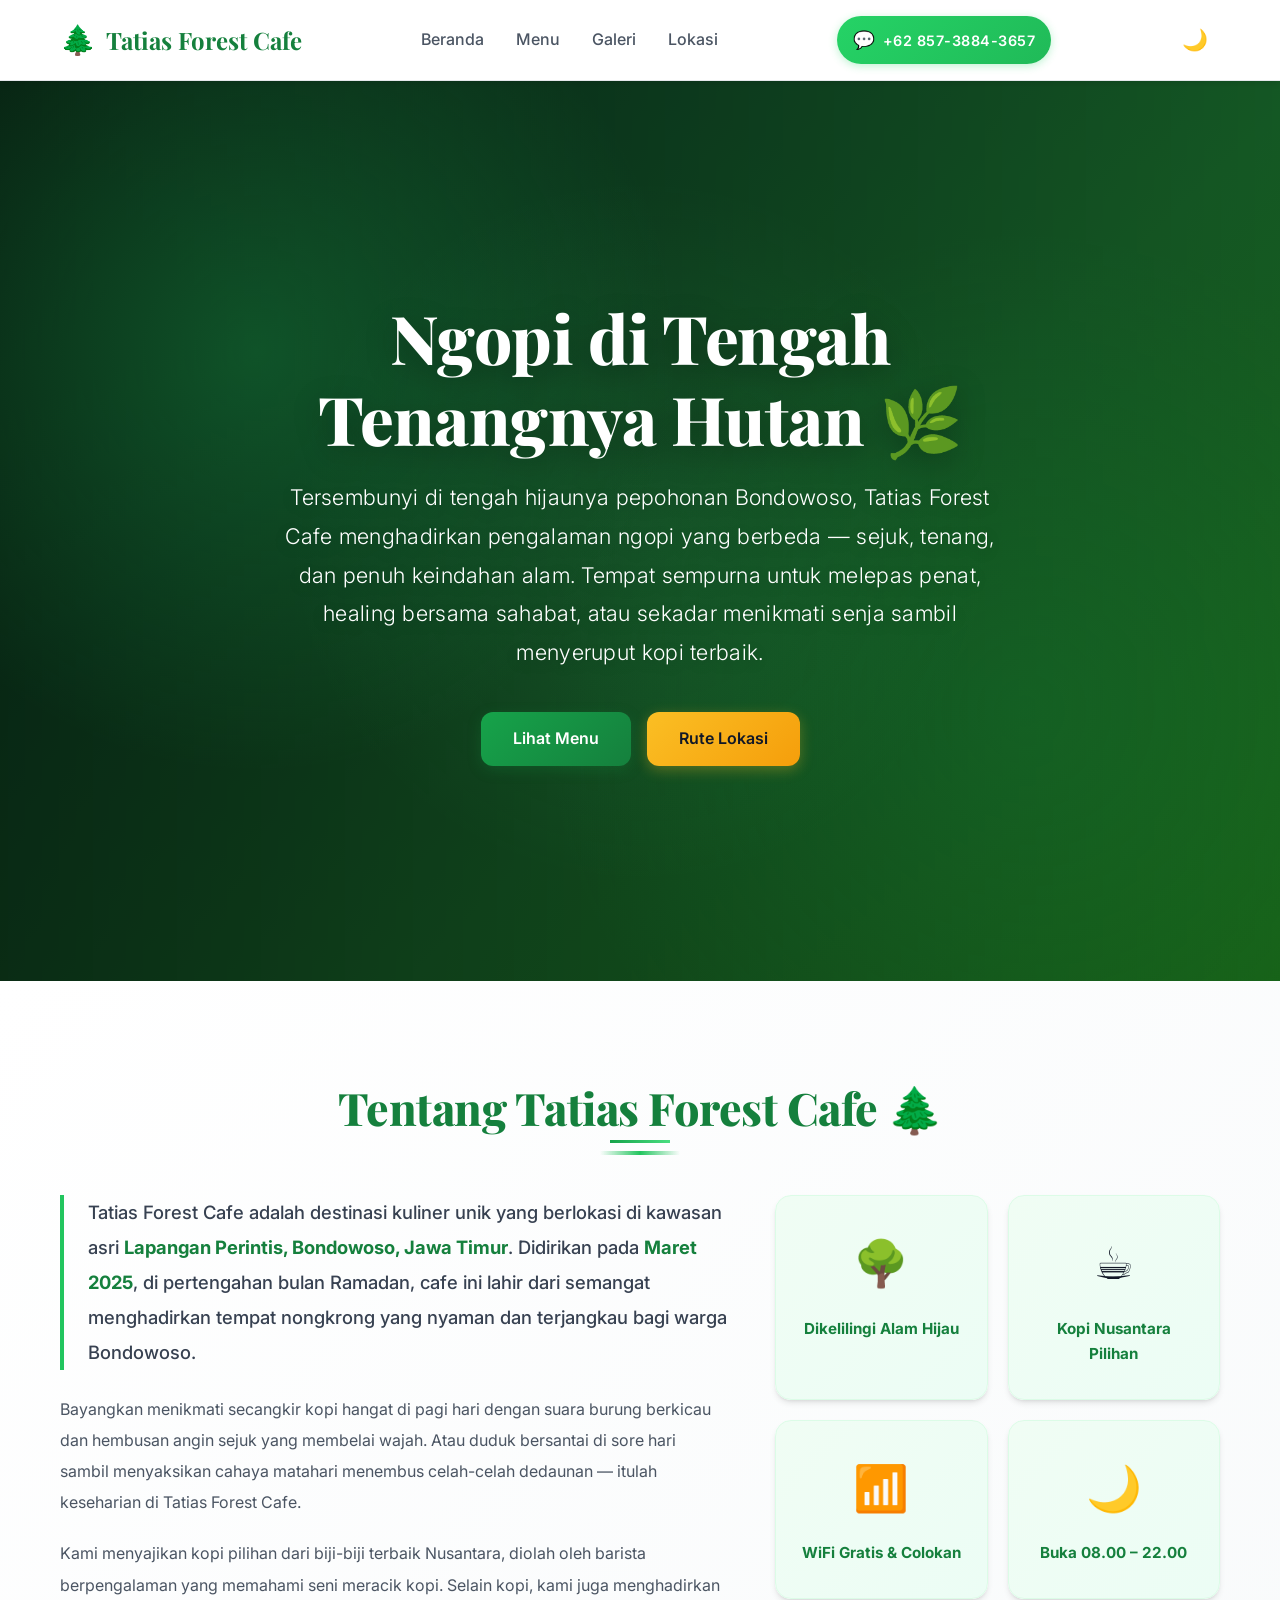
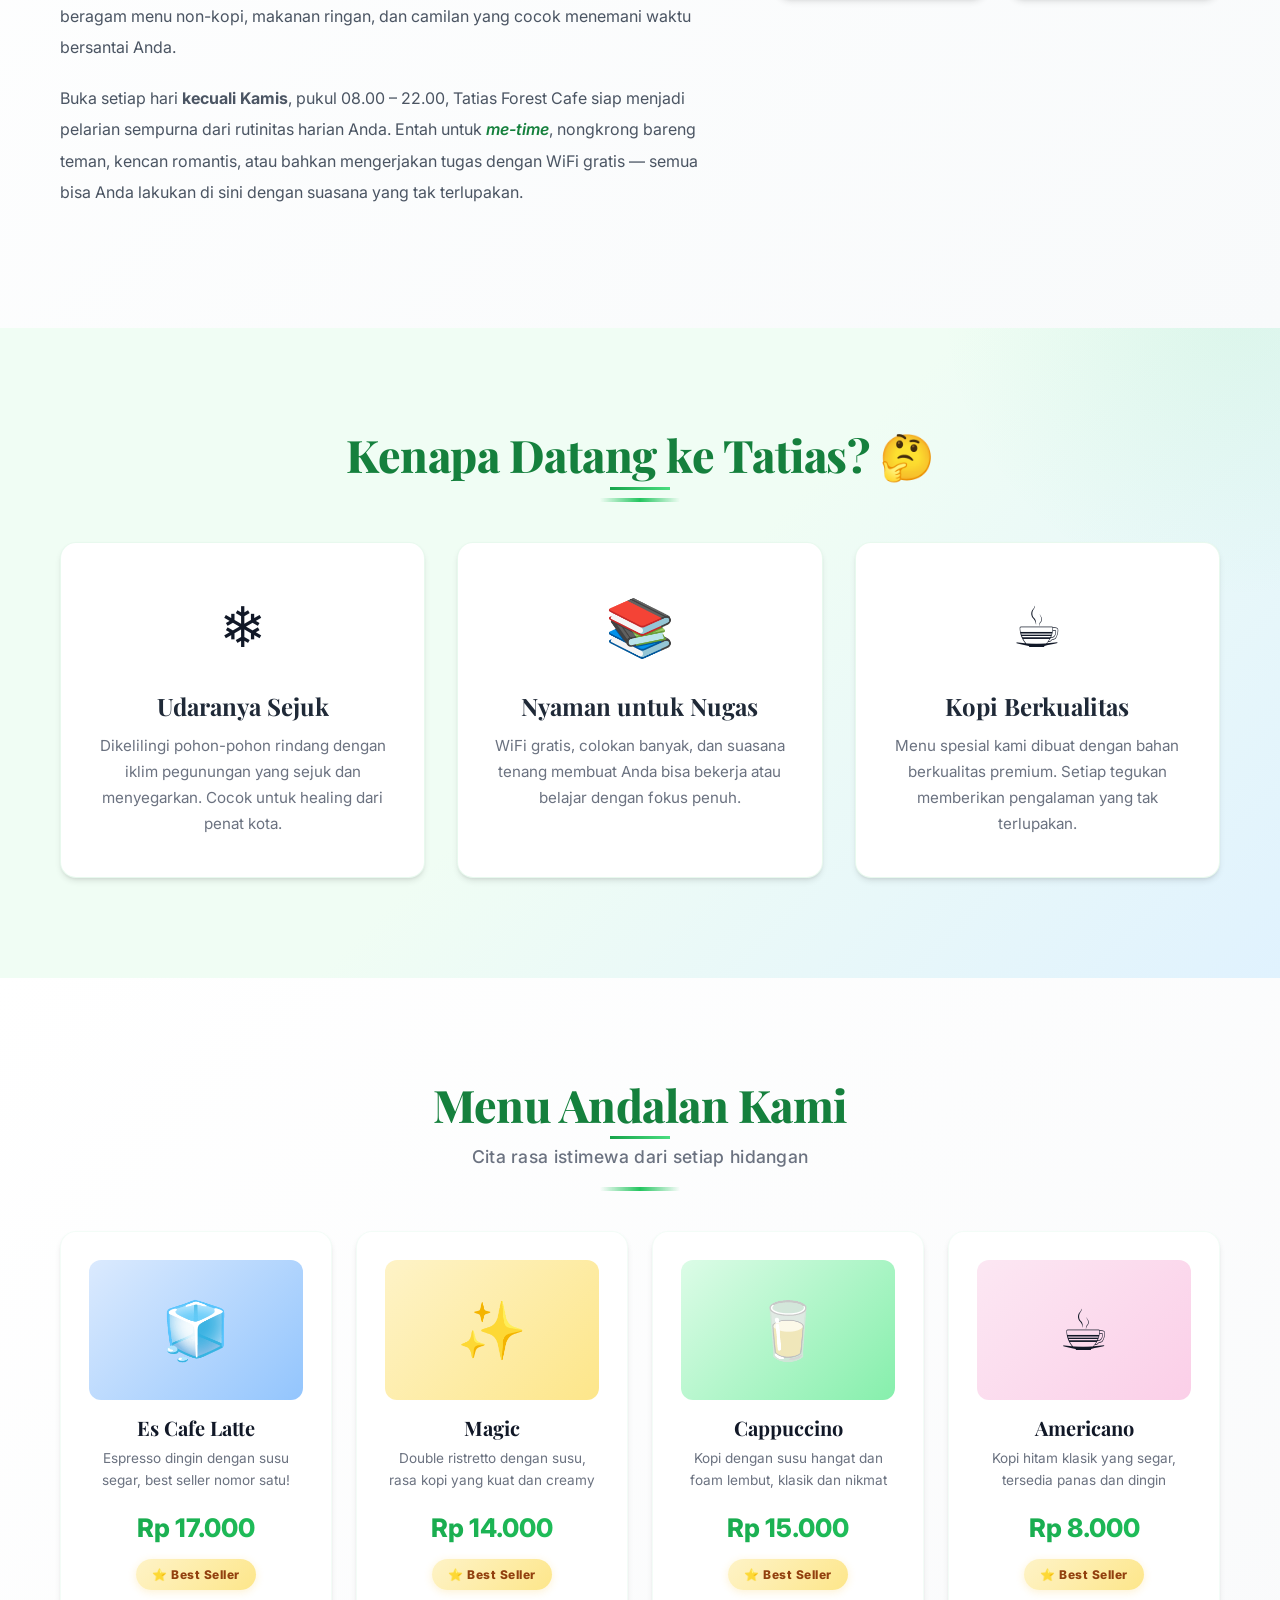
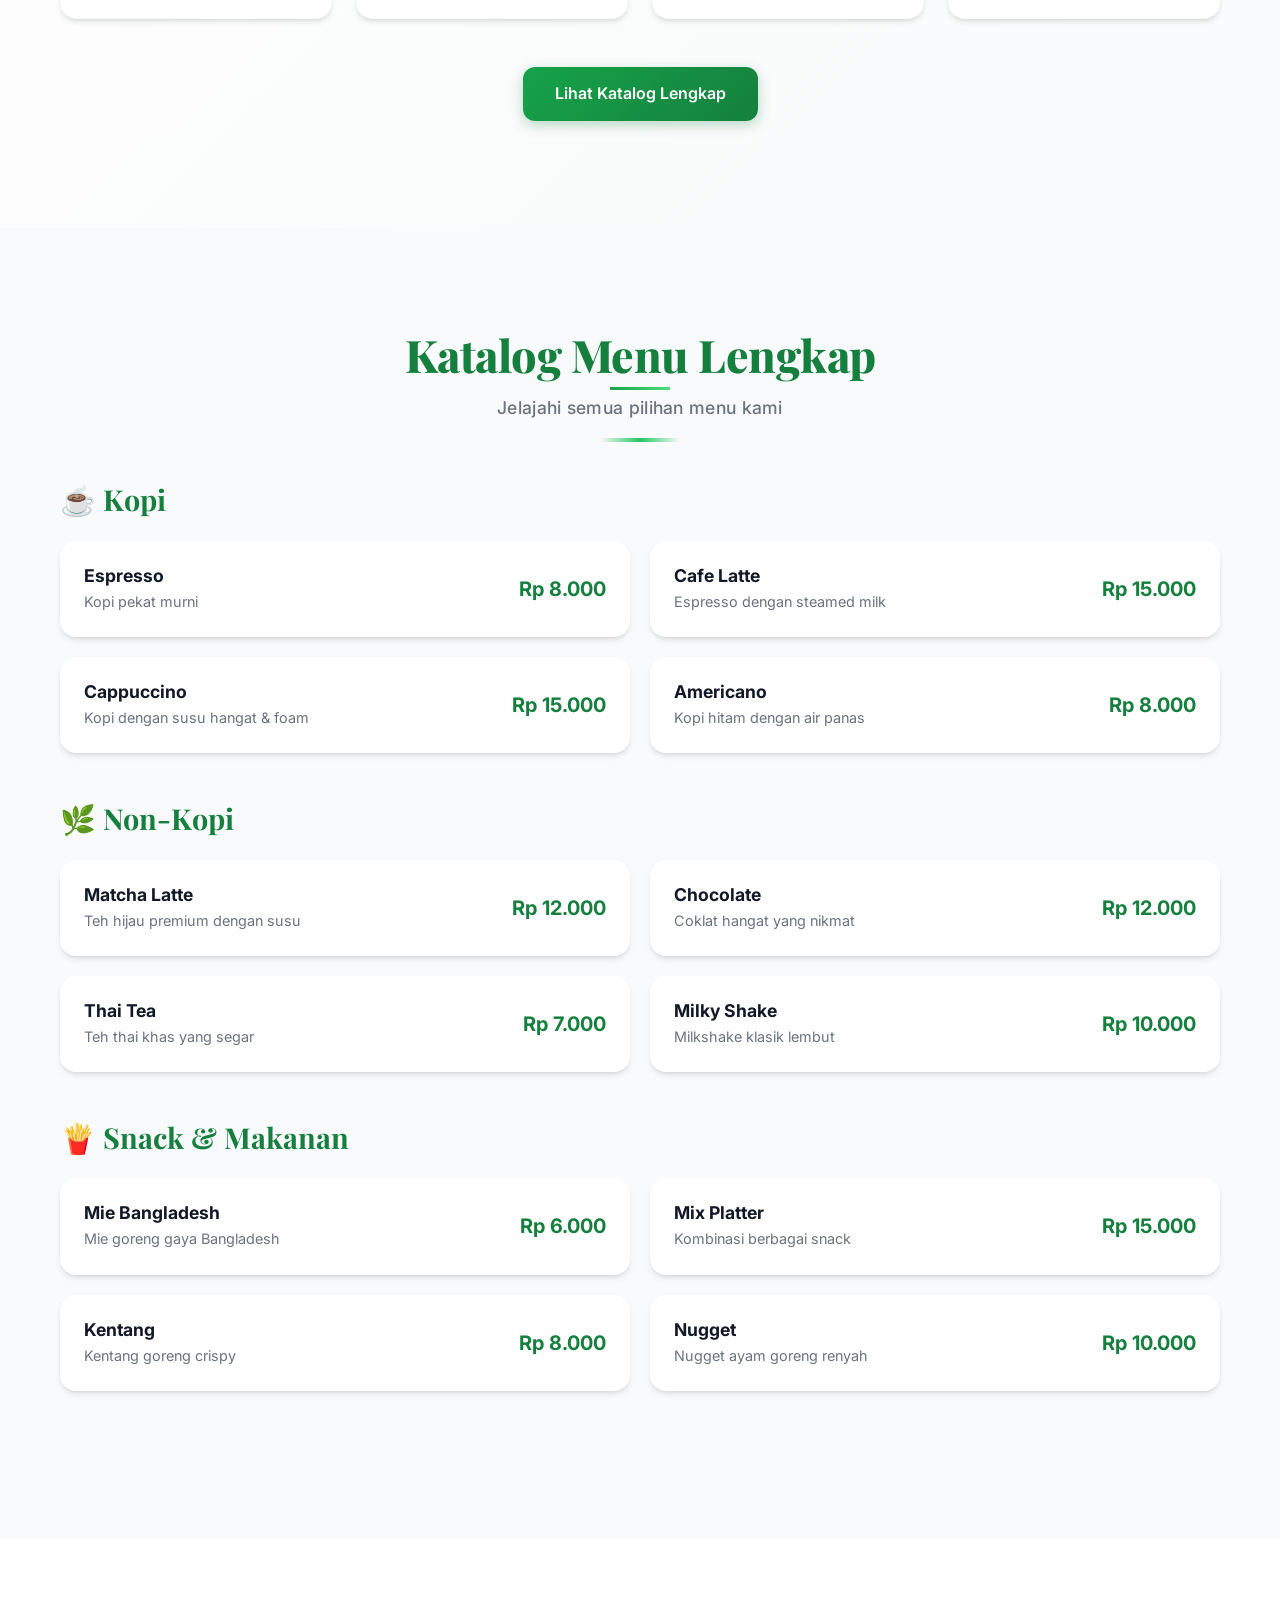
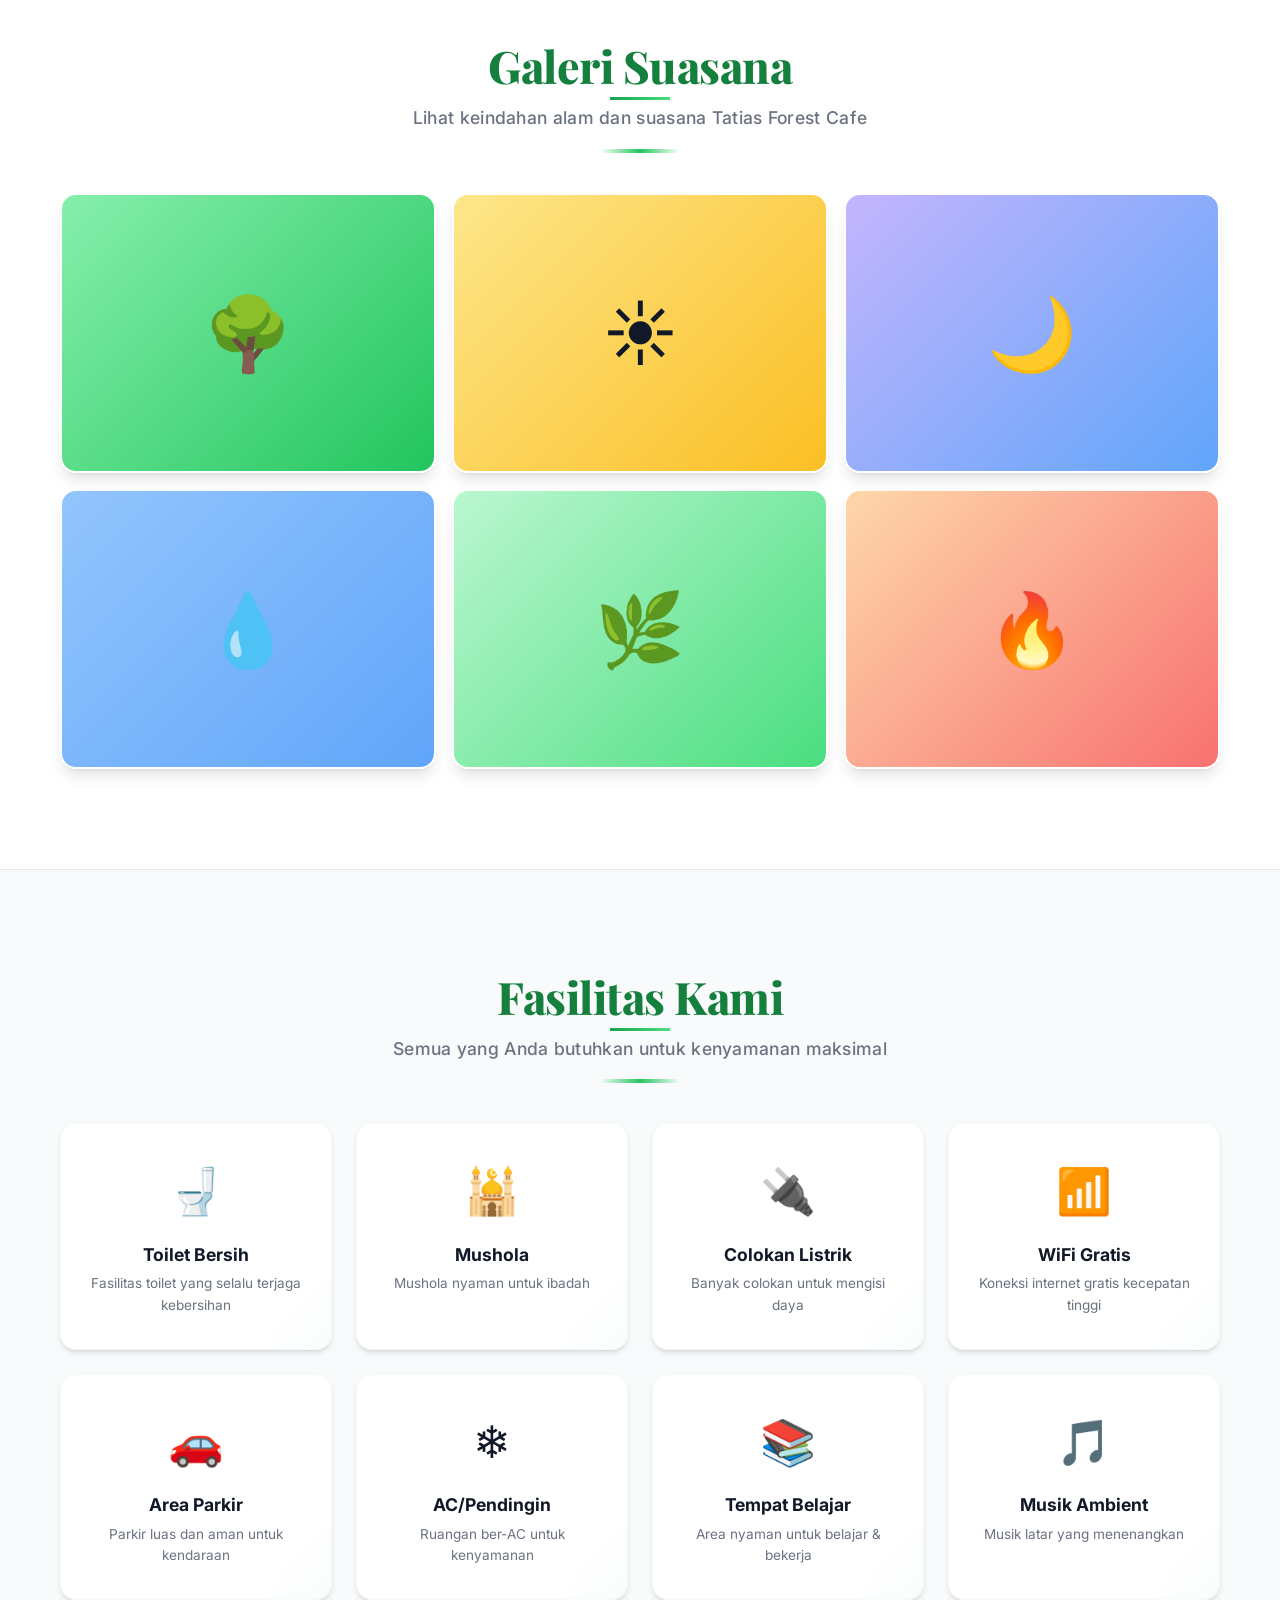
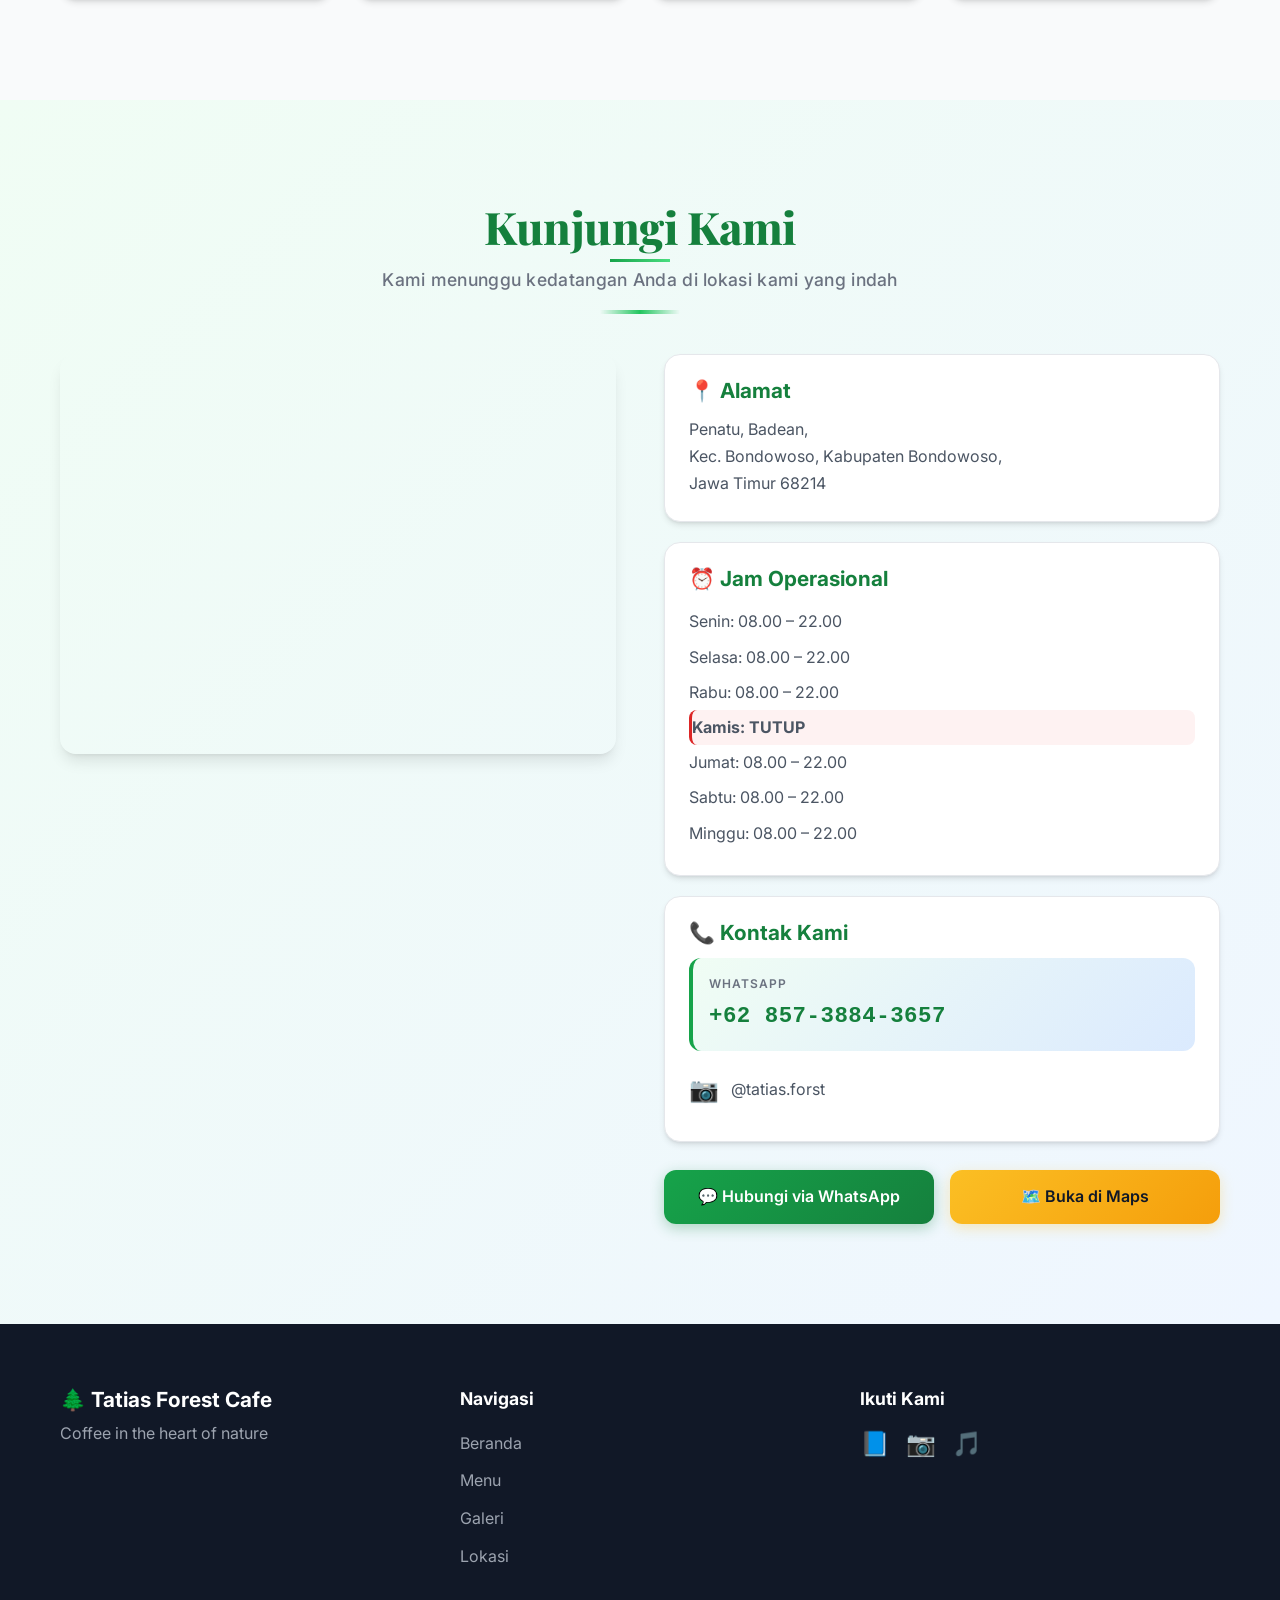
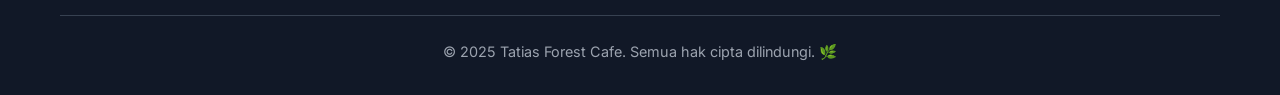
<file: index.html>
<!DOCTYPE html>
<html lang="id">
<head>
    <meta charset="UTF-8">
    <meta name="viewport" content="width=device-width, initial-scale=1.0">
    <title>Tatias Forest Cafe - Ngopi di Tengah Tenangnya Hutan</title>
    <meta name="description" content="Tatias Forest Cafe: Rasakan keindahan alam yang menenangkan sambil menikmati kopi terbaik. Tempat sempurna untuk healing, nugas, atau bersantai.">
    <link rel="stylesheet" href="css/style.css">
</head>
<body>

    <!-- Navigation -->
    <nav class="navbar">
        <div class="container">
            <a href="#beranda" class="nav-brand">
                <span class="logo-icon">🌲</span>
                <h1>Tatias Forest Cafe</h1>
            </a>

            <ul class="nav-links">
                <li><a href="#beranda">Beranda</a></li>
                <li><a href="#menu">Menu</a></li>
                <li><a href="#galeri">Galeri</a></li>
                <li><a href="#lokasi">Lokasi</a></li>
            </ul>

            <a href="https://wa.me/6285738843657?text=Halo%20Tatias%20Forest%20Cafe%21" target="_blank" class="nav-whatsapp" title="Chat WhatsApp">
                <span class="wa-icon">💬</span>
                <span class="wa-text">+62 857-3884-3657</span>
            </a>
            <button class="theme-toggle" id="theme-toggle" title="Toggle dark mode">
                <span class="theme-icon">🌙</span>
            </button>
            <button class="mobile-toggle" id="mobile-toggle">☰</button>
        </div>
        <div class="container">
            <div class="mobile-menu" id="mobile-menu">
                <a href="#beranda">Beranda</a>
                <a href="#menu">Menu</a>
                <a href="#galeri">Galeri</a>
                <a href="#lokasi">Lokasi</a>
            </div>
        </div>
    </nav>

    <!-- Hero Section -->
    <section class="hero" id="beranda">
        <div class="hero-bg"></div>
        <div class="hero-content">
            <h1 class="animate-float">Ngopi di Tengah Tenangnya Hutan 🌿</h1>
            <p class="hero-subtitle">
                Tersembunyi di tengah hijaunya pepohonan Bondowoso, Tatias Forest Cafe menghadirkan pengalaman ngopi yang berbeda — sejuk, tenang, dan penuh keindahan alam. Tempat sempurna untuk melepas penat, healing bersama sahabat, atau sekadar menikmati senja sambil menyeruput kopi terbaik.
            </p>
            <div class="hero-buttons">
                <a href="#menu" class="btn-primary">Lihat Menu</a>
                <a href="#lokasi" class="btn-secondary">Rute Lokasi</a>
            </div>
        </div>
    </section>

    <!-- Tentang Kami -->
    <section class="tentang-section">
        <div class="container">
            <div class="section-header fade-in">
                <h2>Tentang Tatias Forest Cafe 🌲</h2>
            </div>
            <div class="tentang-content fade-in">
                <div class="tentang-text">
                    <p class="tentang-lead">
                        Tatias Forest Cafe adalah destinasi kuliner unik yang berlokasi di kawasan asri <strong>Lapangan Perintis, Bondowoso, Jawa Timur</strong>. Didirikan pada <strong>Maret 2025</strong>, di pertengahan bulan Ramadan, cafe ini lahir dari semangat menghadirkan tempat nongkrong yang nyaman dan terjangkau bagi warga Bondowoso.
                    </p>
                    <p>
                        Bayangkan menikmati secangkir kopi hangat di pagi hari dengan suara burung berkicau dan hembusan angin sejuk yang membelai wajah. Atau duduk bersantai di sore hari sambil menyaksikan cahaya matahari menembus celah-celah dedaunan — itulah keseharian di Tatias Forest Cafe.
                    </p>
                    <p>
                        Kami menyajikan kopi pilihan dari biji-biji terbaik Nusantara, diolah oleh barista berpengalaman yang memahami seni meracik kopi. Selain kopi, kami juga menghadirkan beragam menu non-kopi, makanan ringan, dan camilan yang cocok menemani waktu bersantai Anda.
                    </p>
                    <p>
                        Buka setiap hari <strong>kecuali Kamis</strong>, pukul 08.00 – 22.00, Tatias Forest Cafe siap menjadi pelarian sempurna dari rutinitas harian Anda. Entah untuk <em>me-time</em>, nongkrong bareng teman, kencan romantis, atau bahkan mengerjakan tugas dengan WiFi gratis — semua bisa Anda lakukan di sini dengan suasana yang tak terlupakan.
                    </p>
                </div>
                <div class="tentang-highlights">
                    <div class="highlight-item">
                        <span class="highlight-number">🌳</span>
                        <span class="highlight-label">Dikelilingi Alam Hijau</span>
                    </div>
                    <div class="highlight-item">
                        <span class="highlight-number">☕</span>
                        <span class="highlight-label">Kopi Nusantara Pilihan</span>
                    </div>
                    <div class="highlight-item">
                        <span class="highlight-number">📶</span>
                        <span class="highlight-label">WiFi Gratis & Colokan</span>
                    </div>
                    <div class="highlight-item">
                        <span class="highlight-number">🌙</span>
                        <span class="highlight-label">Buka 08.00 – 22.00</span>
                    </div>
                </div>
            </div>
        </div>
    </section>

    <!-- Kenapa Datang ke Tatias -->
    <section class="kenapa-section">
        <div class="container">
            <div class="section-header fade-in">
                <h2>Kenapa Datang ke Tatias? 🤔</h2>
            </div>
            <div class="kenapa-grid">
                <div class="kenapa-card fade-in">
                    <span class="icon">❄️</span>
                    <h3>Udaranya Sejuk</h3>
                    <p>Dikelilingi pohon-pohon rindang dengan iklim pegunungan yang sejuk dan menyegarkan. Cocok untuk healing dari penat kota.</p>
                </div>
                <div class="kenapa-card fade-in">
                    <span class="icon">📚</span>
                    <h3>Nyaman untuk Nugas</h3>
                    <p>WiFi gratis, colokan banyak, dan suasana tenang membuat Anda bisa bekerja atau belajar dengan fokus penuh.</p>
                </div>
                <div class="kenapa-card fade-in">
                    <span class="icon">☕</span>
                    <h3>Kopi Berkualitas</h3>
                    <p>Menu spesial kami dibuat dengan bahan berkualitas premium. Setiap tegukan memberikan pengalaman yang tak terlupakan.</p>
                </div>
            </div>
        </div>
    </section>

    <!-- Menu Andalan -->
    <section class="menu-section" id="menu">
        <div class="container">
            <div class="section-header fade-in">
                <h2>Menu Andalan Kami</h2>
                <p>Cita rasa istimewa dari setiap hidangan</p>
            </div>
            <div class="menu-grid">
                <div class="menu-card fade-in">
                    <div class="menu-icon-box" style="background: linear-gradient(135deg, #dbeafe, #93c5fd);">🧊</div>
                    <h3>Es Cafe Latte</h3>
                    <p class="menu-desc">Espresso dingin dengan susu segar, best seller nomor satu!</p>
                    <p class="menu-price">Rp 17.000</p>
                    <span class="menu-badge">⭐ Best Seller</span>
                </div>
                <div class="menu-card fade-in">
                    <div class="menu-icon-box" style="background: linear-gradient(135deg, #fef3c7, #fde68a);">✨</div>
                    <h3>Magic</h3>
                    <p class="menu-desc">Double ristretto dengan susu, rasa kopi yang kuat dan creamy</p>
                    <p class="menu-price">Rp 14.000</p>
                    <span class="menu-badge">⭐ Best Seller</span>
                </div>
                <div class="menu-card fade-in">
                    <div class="menu-icon-box" style="background: linear-gradient(135deg, #dcfce7, #86efac);">🥛</div>
                    <h3>Cappuccino</h3>
                    <p class="menu-desc">Kopi dengan susu hangat dan foam lembut, klasik dan nikmat</p>
                    <p class="menu-price">Rp 15.000</p>
                    <span class="menu-badge">⭐ Best Seller</span>
                </div>
                <div class="menu-card fade-in">
                    <div class="menu-icon-box" style="background: linear-gradient(135deg, #fce7f3, #fbcfe8);">☕</div>
                    <h3>Americano</h3>
                    <p class="menu-desc">Kopi hitam klasik yang segar, tersedia panas dan dingin</p>
                    <p class="menu-price">Rp 8.000</p>
                    <span class="menu-badge">⭐ Best Seller</span>
                </div>
            </div>
            <div class="menu-cta fade-in">
                <a href="menu.html" class="btn-primary">Lihat Katalog Lengkap</a>
            </div>
        </div>
    </section>

    <!-- Katalog Menu Lengkap -->
    <section class="katalog-section" id="katalog">
        <div class="container">
            <div class="section-header fade-in">
                <h2>Katalog Menu Lengkap</h2>
                <p>Jelajahi semua pilihan menu kami</p>
            </div>

            <!-- Coffee -->
            <div class="katalog-group fade-in">
                <h3>☕ Kopi</h3>
                <div class="katalog-grid">
                    <div class="katalog-item">
                        <div><h4>Espresso</h4><p class="item-desc">Kopi pekat murni</p></div>
                        <span class="item-price">Rp 8.000</span>
                    </div>
                    <div class="katalog-item">
                        <div><h4>Cafe Latte</h4><p class="item-desc">Espresso dengan steamed milk</p></div>
                        <span class="item-price">Rp 15.000</span>
                    </div>
                    <div class="katalog-item">
                        <div><h4>Cappuccino</h4><p class="item-desc">Kopi dengan susu hangat & foam</p></div>
                        <span class="item-price">Rp 15.000</span>
                    </div>
                    <div class="katalog-item">
                        <div><h4>Americano</h4><p class="item-desc">Kopi hitam dengan air panas</p></div>
                        <span class="item-price">Rp 8.000</span>
                    </div>
                </div>
            </div>

            <!-- Non-Kopi -->
            <div class="katalog-group fade-in">
                <h3>🌿 Non-Kopi</h3>
                <div class="katalog-grid">
                    <div class="katalog-item">
                        <div><h4>Matcha Latte</h4><p class="item-desc">Teh hijau premium dengan susu</p></div>
                        <span class="item-price">Rp 12.000</span>
                    </div>
                    <div class="katalog-item">
                        <div><h4>Chocolate</h4><p class="item-desc">Coklat hangat yang nikmat</p></div>
                        <span class="item-price">Rp 12.000</span>
                    </div>
                    <div class="katalog-item">
                        <div><h4>Thai Tea</h4><p class="item-desc">Teh thai khas yang segar</p></div>
                        <span class="item-price">Rp 7.000</span>
                    </div>
                    <div class="katalog-item">
                        <div><h4>Milky Shake</h4><p class="item-desc">Milkshake klasik lembut</p></div>
                        <span class="item-price">Rp 10.000</span>
                    </div>
                </div>
            </div>

            <!-- Makanan -->
            <div class="katalog-group fade-in">
                <h3>🍟 Snack & Makanan</h3>
                <div class="katalog-grid">
                    <div class="katalog-item">
                        <div><h4>Mie Bangladesh</h4><p class="item-desc">Mie goreng gaya Bangladesh</p></div>
                        <span class="item-price">Rp 6.000</span>
                    </div>
                    <div class="katalog-item">
                        <div><h4>Mix Platter</h4><p class="item-desc">Kombinasi berbagai snack</p></div>
                        <span class="item-price">Rp 15.000</span>
                    </div>
                    <div class="katalog-item">
                        <div><h4>Kentang</h4><p class="item-desc">Kentang goreng crispy</p></div>
                        <span class="item-price">Rp 8.000</span>
                    </div>
                    <div class="katalog-item">
                        <div><h4>Nugget</h4><p class="item-desc">Nugget ayam goreng renyah</p></div>
                        <span class="item-price">Rp 10.000</span>
                    </div>
                </div>
            </div>
        </div>
    </section>

    <!-- Galeri Suasana -->
    <section class="galeri-section" id="galeri">
        <div class="container">
            <div class="section-header fade-in">
                <h2>Galeri Suasana</h2>
                <p>Lihat keindahan alam dan suasana Tatias Forest Cafe</p>
            </div>
            <div class="gallery-grid fade-in">
                <div class="gallery-item">
                    <div class="gallery-bg" style="background: linear-gradient(135deg, #86efac, #22c55e);">🌳</div>
                    <div class="gallery-overlay"><p>Area Outdoor</p></div>
                </div>
                <div class="gallery-item">
                    <div class="gallery-bg" style="background: linear-gradient(135deg, #fde68a, #fbbf24);">☀️</div>
                    <div class="gallery-overlay"><p>Sunrise View</p></div>
                </div>
                <div class="gallery-item">
                    <div class="gallery-bg" style="background: linear-gradient(135deg, #c4b5fd, #60a5fa);">🌙</div>
                    <div class="gallery-overlay"><p>Suasana Malam</p></div>
                </div>
                <div class="gallery-item">
                    <div class="gallery-bg" style="background: linear-gradient(135deg, #93c5fd, #60a5fa);">💧</div>
                    <div class="gallery-overlay"><p>Dekorasi Air</p></div>
                </div>
                <div class="gallery-item">
                    <div class="gallery-bg" style="background: linear-gradient(135deg, #bbf7d0, #4ade80);">🌿</div>
                    <div class="gallery-overlay"><p>Tanaman Hijau</p></div>
                </div>
                <div class="gallery-item">
                    <div class="gallery-bg" style="background: linear-gradient(135deg, #fed7aa, #f87171);">🔥</div>
                    <div class="gallery-overlay"><p>Perapian Outdoor</p></div>
                </div>
            </div>
        </div>
    </section>

    <!-- Fasilitas -->
    <section class="fasilitas-section">
        <div class="container">
            <div class="section-header fade-in">
                <h2>Fasilitas Kami</h2>
                <p>Semua yang Anda butuhkan untuk kenyamanan maksimal</p>
            </div>
            <div class="fasilitas-grid">
                <div class="fasilitas-card fade-in">
                    <span class="ficon">🚽</span>
                    <h3>Toilet Bersih</h3>
                    <p>Fasilitas toilet yang selalu terjaga kebersihan</p>
                </div>
                <div class="fasilitas-card fade-in">
                    <span class="ficon">🕌</span>
                    <h3>Mushola</h3>
                    <p>Mushola nyaman untuk ibadah</p>
                </div>
                <div class="fasilitas-card fade-in">
                    <span class="ficon">🔌</span>
                    <h3>Colokan Listrik</h3>
                    <p>Banyak colokan untuk mengisi daya</p>
                </div>
                <div class="fasilitas-card fade-in">
                    <span class="ficon">📶</span>
                    <h3>WiFi Gratis</h3>
                    <p>Koneksi internet gratis kecepatan tinggi</p>
                </div>
                <div class="fasilitas-card fade-in">
                    <span class="ficon">🚗</span>
                    <h3>Area Parkir</h3>
                    <p>Parkir luas dan aman untuk kendaraan</p>
                </div>
                <div class="fasilitas-card fade-in">
                    <span class="ficon">❄️</span>
                    <h3>AC/Pendingin</h3>
                    <p>Ruangan ber-AC untuk kenyamanan</p>
                </div>
                <div class="fasilitas-card fade-in">
                    <span class="ficon">📚</span>
                    <h3>Tempat Belajar</h3>
                    <p>Area nyaman untuk belajar & bekerja</p>
                </div>
                <div class="fasilitas-card fade-in">
                    <span class="ficon">🎵</span>
                    <h3>Musik Ambient</h3>
                    <p>Musik latar yang menenangkan</p>
                </div>
            </div>
        </div>
    </section>

    <!-- Lokasi & Kontak -->
    <section class="lokasi-section" id="lokasi">
        <div class="container">
            <div class="section-header fade-in">
                <h2>Kunjungi Kami</h2>
                <p>Kami menunggu kedatangan Anda di lokasi kami yang indah</p>
            </div>
            <div class="lokasi-grid">
                <div class="map-wrapper fade-in">
                    <iframe src="https://www.google.com/maps/embed?pb=!1m18!1m12!1m3!1d3960.5230614833927!2d107.76755!3d-7.257500!2m3!1f0!2f0!3f0!3m2!1i1024!2i768!4f13.1!3m3!1m2!1s0x2e68e6c3e3e3e3e3%3A0x0!2sForest%20Cafe!5e0!3m2!1sen!2sid!4v1234567890" allowfullscreen="" loading="lazy"></iframe>
                </div>
                <div class="lokasi-info fade-in">
                    <div class="info-card">
                        <h3>📍 Alamat</h3>
                        <p>Penatu, Badean,<br>Kec. Bondowoso, Kabupaten Bondowoso,<br>Jawa Timur 68214</p>
                    </div>
                    <div class="info-card">
                        <h3>⏰ Jam Operasional</h3>
                        <p class="jam-item">Senin: 08.00 – 22.00</p>
                        <p class="jam-item">Selasa: 08.00 – 22.00</p>
                        <p class="jam-item">Rabu: 08.00 – 22.00</p>
                        <p class="jam-item jam-tutup">Kamis: <strong>TUTUP</strong></p>
                        <p class="jam-item">Jumat: 08.00 – 22.00</p>
                        <p class="jam-item">Sabtu: 08.00 – 22.00</p>
                        <p class="jam-item">Minggu: 08.00 – 22.00</p>
                    </div>
                    <div class="info-card">
                        <h3>📞 Kontak Kami</h3>
                        <div class="contact-number">
                            <span class="number-label">WhatsApp</span>
                            <a href="https://wa.me/6285738843657?text=Halo%20Tatias%20Forest%20Cafe%21" target="_blank" class="number-link">
                                +62 857-3884-3657
                            </a>
                        </div>
                        <a href="https://www.instagram.com/tatias.forst" target="_blank" class="contact-link">
                            <span class="link-icon">📷</span>
                            <span>@tatias.forst</span>
                        </a>
                    </div>
                    <div class="lokasi-cta">
                        <a href="https://wa.me/6285738843657?text=Halo%20Tatias%20Forest%20Cafe%2C%20saya%20ingin%20menanyakan%20ketersediaan%20tempat" target="_blank" class="btn-primary">💬 Hubungi via WhatsApp</a>
                        <a href="https://www.google.com/maps/search/3RG8+MFR+Penatu+Badean+Bondowoso+Jawa+Timur+68214" target="_blank" class="btn-secondary">🗺️ Buka di Maps</a>
                    </div>
                </div>
            </div>
        </div>
    </section>

    <!-- Footer -->
    <footer class="footer">
        <div class="container">
            <div class="footer-grid">
                <div class="footer-brand">
                    <h3>🌲 Tatias Forest Cafe</h3>
                    <p>Coffee in the heart of nature</p>
                </div>
                <div>
                    <h4>Navigasi</h4>
                    <div class="footer-nav">
                        <a href="#beranda">Beranda</a>
                        <a href="#menu">Menu</a>
                        <a href="#galeri">Galeri</a>
                        <a href="#lokasi">Lokasi</a>
                    </div>
                </div>
                <div>
                    <h4>Ikuti Kami</h4>
                    <div class="footer-social">
                        <a href="#">📘</a>
                        <a href="https://www.instagram.com/tatias.forst" target="_blank" title="Instagram Tatias Forest Cafe">📷</a>
                        <a href="#">🎵</a>
                    </div>
                </div>
            </div>
            <div class="footer-bottom">
                <p>&copy; 2025 Tatias Forest Cafe. Semua hak cipta dilindungi. 🌿</p>
            </div>
        </div>
    </footer>

    <script src="js/script.js"></script>
    <script>
        // Theme Toggle
        const themeToggle = document.getElementById('theme-toggle');
        const html = document.documentElement;
        const icon = themeToggle.querySelector('.theme-icon');
        
        // Check saved theme or system preference
        const savedTheme = localStorage.getItem('theme') || 'light';
        if (savedTheme === 'dark') {
            html.classList.add('dark-mode');
            icon.textContent = '☀️';
        } else {
            html.classList.add('light-mode');
            icon.textContent = '🌙';
        }
        
        themeToggle.addEventListener('click', () => {
            if (html.classList.contains('dark-mode')) {
                html.classList.remove('dark-mode');
                html.classList.add('light-mode');
                localStorage.setItem('theme', 'light');
                icon.textContent = '🌙';
            } else {
                html.classList.remove('light-mode');
                html.classList.add('dark-mode');
                localStorage.setItem('theme', 'dark');
                icon.textContent = '☀️';
            }
        });
    </script>
</body>
</html>
</file>
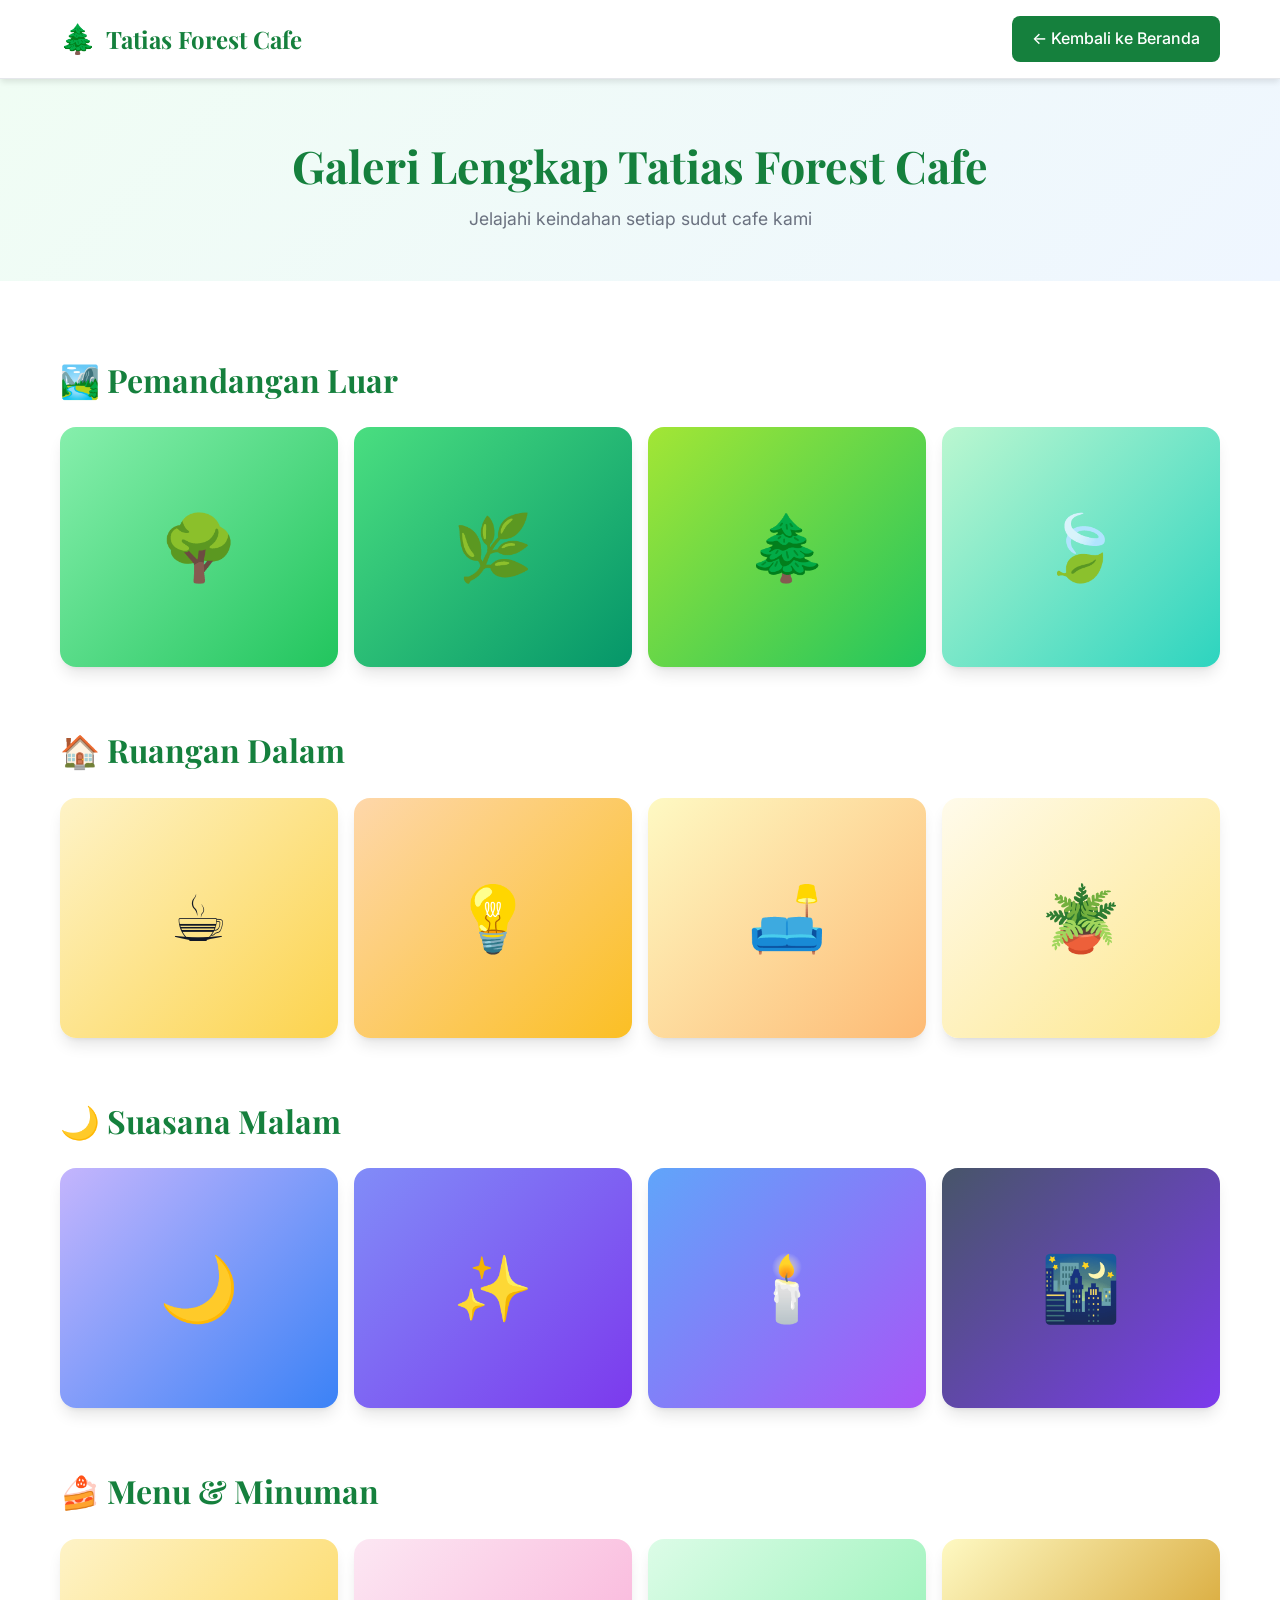
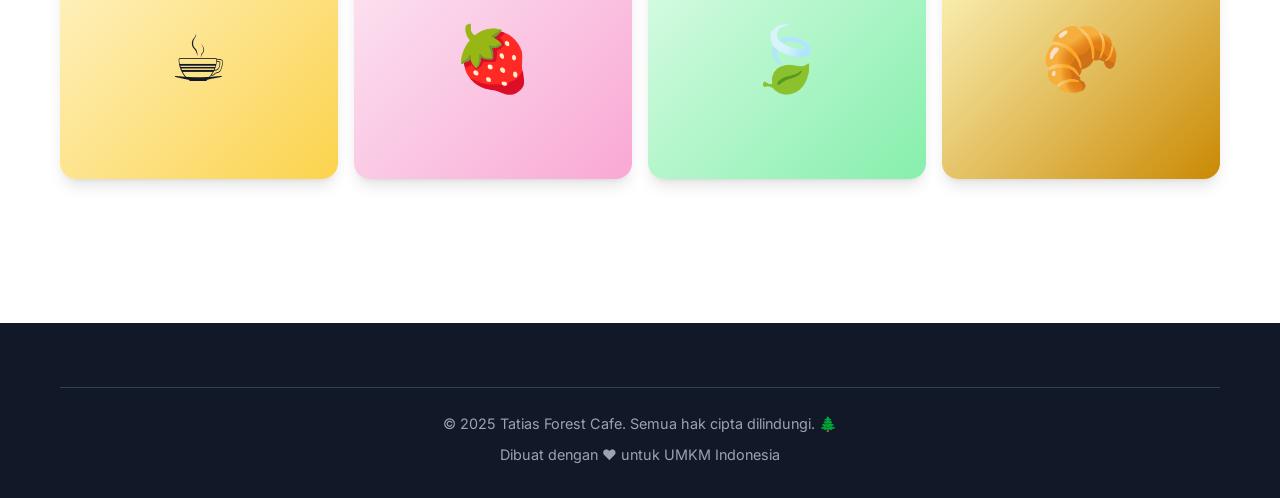
<file: gallery.html>
<!DOCTYPE html>
<html lang="id">
<head>
    <meta charset="UTF-8">
    <meta name="viewport" content="width=device-width, initial-scale=1.0">
    <title>Galeri Lengkap - Tatias Forest Cafe</title>
    <meta name="description" content="Jelajahi galeri lengkap Tatias Forest Cafe: pemandangan luar, ruangan dalam, suasana malam, dan menu & minuman.">
    <link rel="stylesheet" href="css/style.css">
</head>
<body>

    <!-- Navigation -->
    <nav class="navbar">
        <div class="container">
            <a href="index.html" class="nav-brand">
                <span class="logo-icon">🌲</span>
                <h1>Tatias Forest Cafe</h1>
            </a>
            <a href="index.html" class="btn-back">← Kembali ke Beranda</a>
        </div>
    </nav>

    <!-- Sub Hero -->
    <section class="sub-hero sub-hero-gallery">
        <div class="container">
            <h1>Galeri Lengkap Tatias Forest Cafe</h1>
            <p>Jelajahi keindahan setiap sudut cafe kami</p>
        </div>
    </section>

    <!-- Gallery Content -->
    <section class="gallery-page-section">
        <div class="container">

            <!-- Pemandangan Luar -->
            <div class="gallery-category fade-in">
                <h2>🏞️ Pemandangan Luar</h2>
                <div class="gallery-page-grid">
                    <div class="gallery-page-item" style="background: linear-gradient(135deg, #86efac, #22c55e);">🌳</div>
                    <div class="gallery-page-item" style="background: linear-gradient(135deg, #4ade80, #059669);">🌿</div>
                    <div class="gallery-page-item" style="background: linear-gradient(135deg, #a3e635, #22c55e);">🌲</div>
                    <div class="gallery-page-item" style="background: linear-gradient(135deg, #bbf7d0, #2dd4bf);">🍃</div>
                </div>
            </div>

            <!-- Ruangan Dalam -->
            <div class="gallery-category fade-in">
                <h2>🏠 Ruangan Dalam</h2>
                <div class="gallery-page-grid">
                    <div class="gallery-page-item" style="background: linear-gradient(135deg, #fef3c7, #fcd34d);">☕</div>
                    <div class="gallery-page-item" style="background: linear-gradient(135deg, #fed7aa, #fbbf24);">💡</div>
                    <div class="gallery-page-item" style="background: linear-gradient(135deg, #fef9c3, #fdba74);">🛋️</div>
                    <div class="gallery-page-item" style="background: linear-gradient(135deg, #fffbeb, #fde68a);">🪴</div>
                </div>
            </div>

            <!-- Suasana Malam -->
            <div class="gallery-category fade-in">
                <h2>🌙 Suasana Malam</h2>
                <div class="gallery-page-grid">
                    <div class="gallery-page-item" style="background: linear-gradient(135deg, #c4b5fd, #3b82f6);">🌙</div>
                    <div class="gallery-page-item" style="background: linear-gradient(135deg, #818cf8, #7c3aed);">✨</div>
                    <div class="gallery-page-item" style="background: linear-gradient(135deg, #60a5fa, #a855f7);">🕯️</div>
                    <div class="gallery-page-item" style="background: linear-gradient(135deg, #475569, #7c3aed);">🌃</div>
                </div>
            </div>

            <!-- Menu & Minuman -->
            <div class="gallery-category fade-in">
                <h2>🍰 Menu & Minuman</h2>
                <div class="gallery-page-grid">
                    <div class="gallery-page-item" style="background: linear-gradient(135deg, #fef3c7, #fcd34d);">☕</div>
                    <div class="gallery-page-item" style="background: linear-gradient(135deg, #fce7f3, #f9a8d4);">🍓</div>
                    <div class="gallery-page-item" style="background: linear-gradient(135deg, #dcfce7, #86efac);">🍃</div>
                    <div class="gallery-page-item" style="background: linear-gradient(135deg, #fef9c3, #ca8a04);">🥐</div>
                </div>
            </div>

        </div>
    </section>

    <!-- Footer -->
    <footer class="footer">
        <div class="container">
            <div class="footer-bottom">
                <p>&copy; 2025 Tatias Forest Cafe. Semua hak cipta dilindungi. 🌲</p>
                <p style="margin-top: 8px; color: #9ca3af;">Dibuat dengan ❤️ untuk UMKM Indonesia</p>
            </div>
        </div>
    </footer>

    <script src="js/script.js"></script>
</body>
</html>
</file>
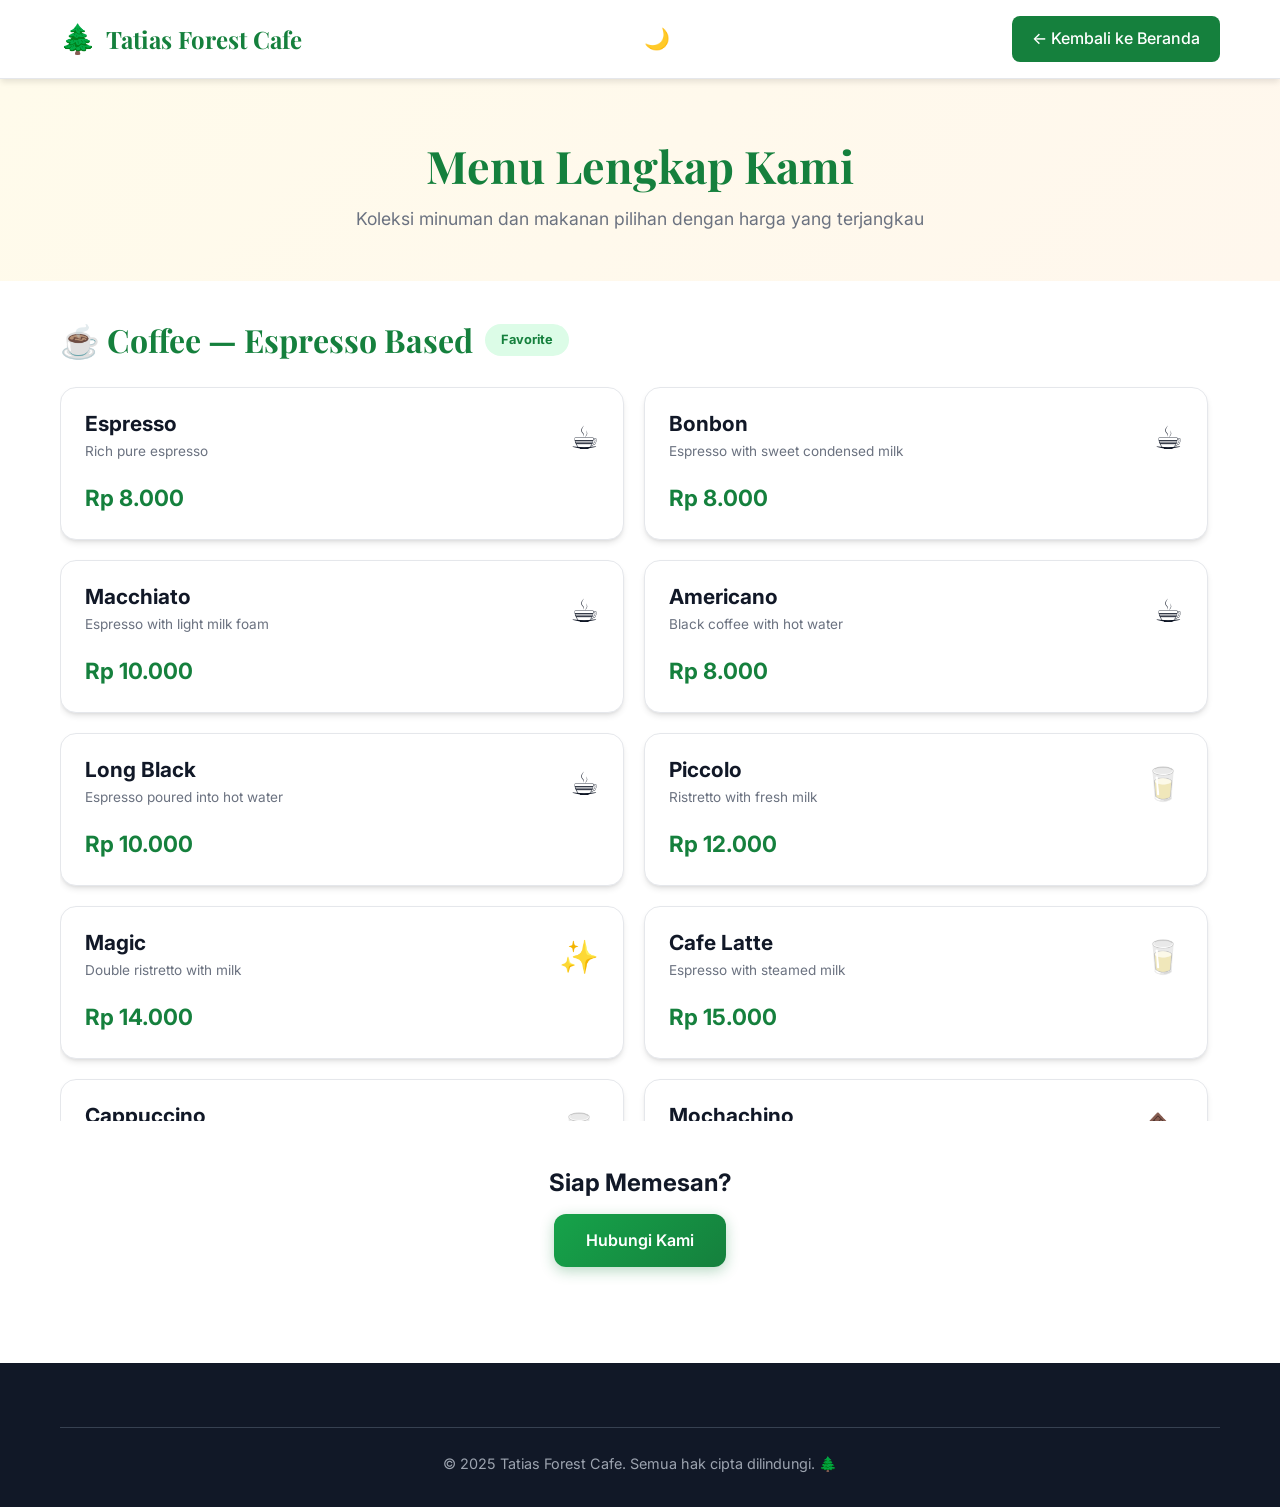
<file: menu.html>
<!DOCTYPE html>
<html lang="id">
<head>
    <meta charset="UTF-8">
    <meta name="viewport" content="width=device-width, initial-scale=1.0">
    <title>Menu Lengkap - Tatias Forest Cafe</title>
    <meta name="description" content="Jelajahi menu lengkap Tatias Forest Cafe: kopi, cold coffee, non-kopi, snack & makanan dengan harga terjangkau mulai 3rb.">
    <link rel="stylesheet" href="css/style.css">
</head>
<body>

    <!-- Navigation -->
    <nav class="navbar">
        <div class="container">
            <a href="index.html" class="nav-brand">
                <span class="logo-icon">🌲</span>
                <h1>Tatias Forest Cafe</h1>
            </a>
            <button class="theme-toggle" id="theme-toggle" title="Toggle dark mode">
                <span class="theme-icon">🌙</span>
            </button>
            <a href="index.html" class="btn-back">← Kembali ke Beranda</a>
        </div>
    </nav>

    <!-- Sub Hero -->
    <section class="sub-hero sub-hero-menu">
        <div class="container">
            <h1>Menu Lengkap Kami</h1>
            <p>Koleksi minuman dan makanan pilihan dengan harga yang terjangkau</p>
        </div>
    </section>

    <!-- Menu Content -->
    <section class="menu-page-section">
        <div class="container">
            <div class="menu-scroll-container">

            <!-- KOPI ESPRESSO BASED -->
            <div class="menu-category fade-in">
                <div class="menu-category-header">
                    <h2>☕ Coffee — Espresso Based</h2>
                    <span class="badge">Favorite</span>
                </div>
                <div class="menu-page-grid">
                    <div class="menu-page-card">
                        <div class="menu-page-card-top">
                            <div><h3>Espresso</h3><p class="card-desc">Rich pure espresso</p></div>
                            <span class="card-emoji">☕</span>
                        </div>
                        <p class="card-price">Rp 8.000</p>
                    </div>
                    <div class="menu-page-card">
                        <div class="menu-page-card-top">
                            <div><h3>Bonbon</h3><p class="card-desc">Espresso with sweet condensed milk</p></div>
                            <span class="card-emoji">☕</span>
                        </div>
                        <p class="card-price">Rp 8.000</p>
                    </div>
                    <div class="menu-page-card">
                        <div class="menu-page-card-top">
                            <div><h3>Macchiato</h3><p class="card-desc">Espresso with light milk foam</p></div>
                            <span class="card-emoji">☕</span>
                        </div>
                        <p class="card-price">Rp 10.000</p>
                    </div>
                    <div class="menu-page-card">
                        <div class="menu-page-card-top">
                            <div><h3>Americano</h3><p class="card-desc">Black coffee with hot water</p></div>
                            <span class="card-emoji">☕</span>
                        </div>
                        <p class="card-price">Rp 8.000</p>
                    </div>
                    <div class="menu-page-card">
                        <div class="menu-page-card-top">
                            <div><h3>Long Black</h3><p class="card-desc">Espresso poured into hot water</p></div>
                            <span class="card-emoji">☕</span>
                        </div>
                        <p class="card-price">Rp 10.000</p>
                    </div>
                    <div class="menu-page-card">
                        <div class="menu-page-card-top">
                            <div><h3>Piccolo</h3><p class="card-desc">Ristretto with fresh milk</p></div>
                            <span class="card-emoji">🥛</span>
                        </div>
                        <p class="card-price">Rp 12.000</p>
                    </div>
                    <div class="menu-page-card">
                        <div class="menu-page-card-top">
                            <div><h3>Magic</h3><p class="card-desc">Double ristretto with milk</p></div>
                            <span class="card-emoji">✨</span>
                        </div>
                        <p class="card-price">Rp 14.000</p>
                    </div>
                    <div class="menu-page-card">
                        <div class="menu-page-card-top">
                            <div><h3>Cafe Latte</h3><p class="card-desc">Espresso with steamed milk</p></div>
                            <span class="card-emoji">🥛</span>
                        </div>
                        <p class="card-price">Rp 15.000</p>
                    </div>
                    <div class="menu-page-card">
                        <div class="menu-page-card-top">
                            <div><h3>Cappuccino</h3><p class="card-desc">Coffee with warm milk & foam</p></div>
                            <span class="card-emoji">🥛</span>
                        </div>
                        <p class="card-price">Rp 15.000</p>
                    </div>
                    <div class="menu-page-card">
                        <div class="menu-page-card-top">
                            <div><h3>Mochachino</h3><p class="card-desc">Cappuccino with chocolate</p></div>
                            <span class="card-emoji">🍫</span>
                        </div>
                        <p class="card-price">Rp 17.000</p>
                    </div>
                </div>
            </div>

            <!-- MANUAL BREW -->
            <div class="menu-category fade-in">
                <div class="menu-category-header">
                    <h2>☕ Coffee — Manual Brew</h2>
                </div>
                <div class="menu-page-grid">
                    <div class="menu-page-card">
                        <div class="menu-page-card-top">
                            <div><h3>Tubruk Robusta</h3><p class="card-desc">Robusta bean traditional coffee</p></div>
                            <span class="card-emoji">☕</span>
                        </div>
                        <p class="card-price">Rp 8.000</p>
                    </div>
                    <div class="menu-page-card">
                        <div class="menu-page-card-top">
                            <div><h3>Tubruk Arabika</h3><p class="card-desc">Arabika bean traditional coffee</p></div>
                            <span class="card-emoji">☕</span>
                        </div>
                        <p class="card-price">Rp 10.000</p>
                    </div>
                    <div class="menu-page-card">
                        <div class="menu-page-card-top">
                            <div><h3>V60</h3><p class="card-desc">Pour over with V60 filter</p></div>
                            <span class="card-emoji">☕</span>
                        </div>
                        <p class="card-price">Rp 16.000</p>
                    </div>
                    <div class="menu-page-card">
                        <div class="menu-page-card-top">
                            <div><h3>Vietnam Drip R</h3><p class="card-desc">Vietnam drip robusta bean</p></div>
                            <span class="card-emoji">☕</span>
                        </div>
                        <p class="card-price">Rp 12.000</p>
                    </div>
                    <div class="menu-page-card">
                        <div class="menu-page-card-top">
                            <div><h3>Vietnam Drip A</h3><p class="card-desc">Drip Vietnam biji arabika</p></div>
                            <span class="card-emoji">☕</span>
                        </div>
                        <p class="card-price">Rp 14.000</p>
                    </div>
                    <div class="menu-page-card">
                        <div class="menu-page-card-top">
                            <div><h3>Kopi Hitam</h3><p class="card-desc">Kopi hitam sederhana</p></div>
                            <span class="card-emoji">☕</span>
                        </div>
                        <p class="card-price">Rp 4.000</p>
                    </div>
                    <div class="menu-page-card">
                        <div class="menu-page-card-top">
                            <div><h3>Kopi Susu</h3><p class="card-desc">Kopi hitam dengan susu</p></div>
                            <span class="card-emoji">🥛</span>
                        </div>
                        <p class="card-price">Rp 5.000</p>
                    </div>
                    <div class="menu-page-card">
                        <div class="menu-page-card-top">
                            <div><h3>Es Kopsu</h3><p class="card-desc">Kopi susu dingin</p></div>
                            <span class="card-emoji">🧊</span>
                        </div>
                        <p class="card-price">Rp 5.000</p>
                    </div>
                </div>
            </div>

            <!-- COLD COFFEE -->
            <div class="menu-category fade-in">
                <div class="menu-category-header">
                    <h2>🧊 Cold Coffee</h2>
                    <span class="badge">Populer</span>
                </div>
                <div class="menu-page-grid">
                    <div class="menu-page-card">
                        <div class="menu-page-card-top">
                            <div><h3>Americano</h3><p class="card-desc">Kopi hitam dingin klasik</p></div>
                            <span class="card-emoji">🧊</span>
                        </div>
                        <p class="card-price">Rp 12.000</p>
                    </div>
                    <div class="menu-page-card">
                        <div class="menu-page-card-top">
                            <div><h3>Long Black</h3><p class="card-desc">Long black dingin</p></div>
                            <span class="card-emoji">🧊</span>
                        </div>
                        <p class="card-price">Rp 14.000</p>
                    </div>
                    <div class="menu-page-card">
                        <div class="menu-page-card-top">
                            <div><h3>Cafe Latte</h3><p class="card-desc">Latte dingin dengan susu segar</p></div>
                            <span class="card-emoji">🧊</span>
                        </div>
                        <p class="card-price">Rp 16.000</p>
                    </div>
                    <div class="menu-page-card">
                        <div class="menu-page-card-top">
                            <div><h3>Cappuccino</h3><p class="card-desc">Cappuccino dingin</p></div>
                            <span class="card-emoji">🧊</span>
                        </div>
                        <p class="card-price">Rp 17.000</p>
                    </div>
                    <div class="menu-page-card">
                        <div class="menu-page-card-top">
                            <div><h3>Japanese</h3><p class="card-desc">Cold brew Japanese style</p></div>
                            <span class="card-emoji">🍵</span>
                        </div>
                        <p class="card-price">Rp 17.000</p>
                    </div>
                    <div class="menu-page-card">
                        <div class="menu-page-card-top">
                            <div><h3>Black Matcha</h3><p class="card-desc">Kopi dingin dengan matcha</p></div>
                            <span class="card-emoji">🌿</span>
                        </div>
                        <p class="card-price">Rp 17.000</p>
                    </div>
                    <div class="menu-page-card">
                        <div class="menu-page-card-top">
                            <div><h3>Es Kopi Butterscotch</h3><p class="card-desc">Kopi dingin rasa butterscotch</p></div>
                            <span class="card-emoji">🧊</span>
                        </div>
                        <p class="card-price">Rp 17.000</p>
                    </div>
                    <div class="menu-page-card">
                        <div class="menu-page-card-top">
                            <div><h3>Es Kopi Caramel</h3><p class="card-desc">Kopi dingin rasa caramel</p></div>
                            <span class="card-emoji">🍮</span>
                        </div>
                        <p class="card-price">Rp 17.000</p>
                    </div>
                    <div class="menu-page-card">
                        <div class="menu-page-card-top">
                            <div><h3>Es Kopi Guren</h3><p class="card-desc">Kopi dingin spesial guren</p></div>
                            <span class="card-emoji">🧊</span>
                        </div>
                        <p class="card-price">Rp 17.000</p>
                    </div>
                    <div class="menu-page-card">
                        <div class="menu-page-card-top">
                            <div><h3>Kopi Black Rum</h3><p class="card-desc">Kopi hitam dengan aroma rum</p></div>
                            <span class="card-emoji">🧊</span>
                        </div>
                        <p class="card-price">Rp 17.000</p>
                    </div>
                    <div class="menu-page-card">
                        <div class="menu-page-card-top">
                            <div><h3>Es Kopi Rum</h3><p class="card-desc">Kopi dingin rasa rum</p></div>
                            <span class="card-emoji">🧊</span>
                        </div>
                        <p class="card-price">Rp 17.000</p>
                    </div>
                    <div class="menu-page-card">
                        <div class="menu-page-card-top">
                            <div><h3>Es Kopi Hazelnut</h3><p class="card-desc">Kopi dingin rasa hazelnut</p></div>
                            <span class="card-emoji">🌰</span>
                        </div>
                        <p class="card-price">Rp 17.000</p>
                    </div>
                    <div class="menu-page-card">
                        <div class="menu-page-card-top">
                            <div><h3>Es Kopi Vanilla</h3><p class="card-desc">Kopi dingin rasa vanilla</p></div>
                            <span class="card-emoji">🍦</span>
                        </div>
                        <p class="card-price">Rp 17.000</p>
                    </div>
                </div>
            </div>

            <!-- NON-KOPI HOT -->
            <div class="menu-category fade-in">
                <div class="menu-category-header">
                    <h2>🍵 Non-Kopi — Hot Drink</h2>
                </div>
                <div class="menu-page-grid">
                    <div class="menu-page-card">
                        <div class="menu-page-card-top">
                            <div><h3>Tea</h3><p class="card-desc">Teh panas klasik</p></div>
                            <span class="card-emoji">🍵</span>
                        </div>
                        <p class="card-price">Rp 3.000</p>
                    </div>
                    <div class="menu-page-card">
                        <div class="menu-page-card-top">
                            <div><h3>Milk Tea</h3><p class="card-desc">Teh panas dengan susu</p></div>
                            <span class="card-emoji">🥛</span>
                        </div>
                        <p class="card-price">Rp 4.000</p>
                    </div>
                    <div class="menu-page-card">
                        <div class="menu-page-card-top">
                            <div><h3>Lemon Tea</h3><p class="card-desc">Teh panas dengan perasan lemon</p></div>
                            <span class="card-emoji">🍋</span>
                        </div>
                        <p class="card-price">Rp 5.000</p>
                    </div>
                    <div class="menu-page-card">
                        <div class="menu-page-card-top">
                            <div><h3>Lychee Tea</h3><p class="card-desc">Teh panas rasa lychee</p></div>
                            <span class="card-emoji">🍵</span>
                        </div>
                        <p class="card-price">Rp 4.000</p>
                    </div>
                    <div class="menu-page-card">
                        <div class="menu-page-card-top">
                            <div><h3>Milo</h3><p class="card-desc">Minuman malt coklat hangat</p></div>
                            <span class="card-emoji">🍫</span>
                        </div>
                        <p class="card-price">Rp 6.000</p>
                    </div>
                    <div class="menu-page-card">
                        <div class="menu-page-card-top">
                            <div><h3>Matcha Latte</h3><p class="card-desc">Teh hijau premium dengan susu</p></div>
                            <span class="card-emoji">🌿</span>
                        </div>
                        <p class="card-price">Rp 12.000</p>
                    </div>
                    <div class="menu-page-card">
                        <div class="menu-page-card-top">
                            <div><h3>Chocolate</h3><p class="card-desc">Coklat hangat yang nikmat</p></div>
                            <span class="card-emoji">🍫</span>
                        </div>
                        <p class="card-price">Rp 12.000</p>
                    </div>
                    <div class="menu-page-card">
                        <div class="menu-page-card-top">
                            <div><h3>Thai Tea</h3><p class="card-desc">Teh thai panas yang khas</p></div>
                            <span class="card-emoji">🍵</span>
                        </div>
                        <p class="card-price">Rp 7.000</p>
                    </div>
                    <div class="menu-page-card">
                        <div class="menu-page-card-top">
                            <div><h3>Susu Jahe</h3><p class="card-desc">Susu hangat dengan jahe</p></div>
                            <span class="card-emoji">🥛</span>
                        </div>
                        <p class="card-price">Rp 5.000</p>
                    </div>
                </div>
            </div>

            <!-- NON-KOPI COLD -->
            <div class="menu-category fade-in">
                <div class="menu-category-header">
                    <h2>🧊 Non-Kopi — Cold Drink</h2>
                </div>
                <div class="menu-page-grid">
                    <div class="menu-page-card">
                        <div class="menu-page-card-top">
                            <div><h3>Tea</h3><p class="card-desc">Teh dingin segar</p></div>
                            <span class="card-emoji">🍵</span>
                        </div>
                        <p class="card-price">Rp 3.000</p>
                    </div>
                    <div class="menu-page-card">
                        <div class="menu-page-card-top">
                            <div><h3>Milk Tea</h3><p class="card-desc">Teh susu dingin</p></div>
                            <span class="card-emoji">🥛</span>
                        </div>
                        <p class="card-price">Rp 4.000</p>
                    </div>
                    <div class="menu-page-card">
                        <div class="menu-page-card-top">
                            <div><h3>Lemon Tea</h3><p class="card-desc">Teh dingin dengan lemon</p></div>
                            <span class="card-emoji">🍋</span>
                        </div>
                        <p class="card-price">Rp 5.000</p>
                    </div>
                    <div class="menu-page-card">
                        <div class="menu-page-card-top">
                            <div><h3>Lychee Tea</h3><p class="card-desc">Teh dingin rasa lychee</p></div>
                            <span class="card-emoji">🍵</span>
                        </div>
                        <p class="card-price">Rp 4.000</p>
                    </div>
                    <div class="menu-page-card">
                        <div class="menu-page-card-top">
                            <div><h3>Joshua</h3><p class="card-desc">Minuman dingin spesial Joshua</p></div>
                            <span class="card-emoji">🧊</span>
                        </div>
                        <p class="card-price">Rp 6.000</p>
                    </div>
                    <div class="menu-page-card">
                        <div class="menu-page-card-top">
                            <div><h3>Kubisu</h3><p class="card-desc">Minuman dingin spesial Kubisu</p></div>
                            <span class="card-emoji">🧊</span>
                        </div>
                        <p class="card-price">Rp 6.000</p>
                    </div>
                    <div class="menu-page-card">
                        <div class="menu-page-card-top">
                            <div><h3>Milo</h3><p class="card-desc">Milo dingin menyegarkan</p></div>
                            <span class="card-emoji">🍫</span>
                        </div>
                        <p class="card-price">Rp 6.000</p>
                    </div>
                    <div class="menu-page-card">
                        <div class="menu-page-card-top">
                            <div><h3>Matcha Latte</h3><p class="card-desc">Matcha latte dingin</p></div>
                            <span class="card-emoji">🌿</span>
                        </div>
                        <p class="card-price">Rp 12.000</p>
                    </div>
                    <div class="menu-page-card">
                        <div class="menu-page-card-top">
                            <div><h3>Chocolate</h3><p class="card-desc">Coklat dingin segar</p></div>
                            <span class="card-emoji">🍫</span>
                        </div>
                        <p class="card-price">Rp 12.000</p>
                    </div>
                    <div class="menu-page-card">
                        <div class="menu-page-card-top">
                            <div><h3>Thai Tea</h3><p class="card-desc">Thai tea dingin yang khas</p></div>
                            <span class="card-emoji">🧋</span>
                        </div>
                        <p class="card-price">Rp 8.000</p>
                    </div>
                </div>
            </div>

            <!-- MILK BASED -->
            <div class="menu-category fade-in">
                <div class="menu-category-header">
                    <h2>🥛 Milk Based</h2>
                </div>
                <div class="menu-page-grid">
                    <div class="menu-page-card">
                        <div class="menu-page-card-top">
                            <div><h3>Fresh Milk</h3><p class="card-desc">Susu segar murni</p></div>
                            <span class="card-emoji">🥛</span>
                        </div>
                        <p class="card-price">Rp 9.000</p>
                    </div>
                    <div class="menu-page-card">
                        <div class="menu-page-card-top">
                            <div><h3>Milky Shake</h3><p class="card-desc">Milkshake klasik lembut</p></div>
                            <span class="card-emoji">🥤</span>
                        </div>
                        <p class="card-price">Rp 10.000</p>
                    </div>
                    <div class="menu-page-card">
                        <div class="menu-page-card-top">
                            <div><h3>Vanilla Shake</h3><p class="card-desc">Milkshake rasa vanilla</p></div>
                            <span class="card-emoji">🍦</span>
                        </div>
                        <p class="card-price">Rp 12.000</p>
                    </div>
                    <div class="menu-page-card">
                        <div class="menu-page-card-top">
                            <div><h3>Caramel Shake</h3><p class="card-desc">Milkshake rasa caramel</p></div>
                            <span class="card-emoji">🍮</span>
                        </div>
                        <p class="card-price">Rp 12.000</p>
                    </div>
                    <div class="menu-page-card">
                        <div class="menu-page-card-top">
                            <div><h3>Butter SC Shake</h3><p class="card-desc">Milkshake butterscotch</p></div>
                            <span class="card-emoji">🥤</span>
                        </div>
                        <p class="card-price">Rp 12.000</p>
                    </div>
                    <div class="menu-page-card">
                        <div class="menu-page-card-top">
                            <div><h3>Banana Shake</h3><p class="card-desc">Milkshake rasa pisang</p></div>
                            <span class="card-emoji">🍌</span>
                        </div>
                        <p class="card-price">Rp 12.000</p>
                    </div>
                    <div class="menu-page-card">
                        <div class="menu-page-card-top">
                            <div><h3>Hazelnut Shake</h3><p class="card-desc">Milkshake rasa hazelnut</p></div>
                            <span class="card-emoji">🌰</span>
                        </div>
                        <p class="card-price">Rp 12.000</p>
                    </div>
                    <div class="menu-page-card">
                        <div class="menu-page-card-top">
                            <div><h3>Strawberry Shake</h3><p class="card-desc">Milkshake rasa strawberry</p></div>
                            <span class="card-emoji">🍓</span>
                        </div>
                        <p class="card-price">Rp 12.000</p>
                    </div>
                    <div class="menu-page-card">
                        <div class="menu-page-card-top">
                            <div><h3>Milky Choco Rum</h3><p class="card-desc">Susu coklat dengan aroma rum</p></div>
                            <span class="card-emoji">🍫</span>
                        </div>
                        <p class="card-price">Rp 13.000</p>
                    </div>
                    <div class="menu-page-card">
                        <div class="menu-page-card-top">
                            <div><h3>Milky Thai Tea</h3><p class="card-desc">Thai tea dengan susu segar</p></div>
                            <span class="card-emoji">🧋</span>
                        </div>
                        <p class="card-price">Rp 12.000</p>
                    </div>
                </div>
            </div>

            <!-- SNACK -->
            <div class="menu-category fade-in">
                <div class="menu-category-header">
                    <h2>🍟 Snack</h2>
                </div>
                <div class="menu-page-grid">
                    <div class="menu-page-card">
                        <div class="menu-page-card-top">
                            <div><h3>Maryam</h3><p class="card-desc">Roti maryam renyah gurih</p></div>
                            <span class="card-emoji">🫓</span>
                        </div>
                        <p class="card-price">Rp 6.000</p>
                    </div>
                    <div class="menu-page-card">
                        <div class="menu-page-card-top">
                            <div><h3>Kentang</h3><p class="card-desc">Kentang goreng crispy</p></div>
                            <span class="card-emoji">🍟</span>
                        </div>
                        <p class="card-price">Rp 8.000</p>
                    </div>
                    <div class="menu-page-card">
                        <div class="menu-page-card-top">
                            <div><h3>Nugget</h3><p class="card-desc">Nugget ayam goreng renyah</p></div>
                            <span class="card-emoji">🍗</span>
                        </div>
                        <p class="card-price">Rp 10.000</p>
                    </div>
                    <div class="menu-page-card">
                        <div class="menu-page-card-top">
                            <div><h3>Piscok</h3><p class="card-desc">Pisang coklat goreng crispy</p></div>
                            <span class="card-emoji">🍌</span>
                        </div>
                        <p class="card-price">Rp 4.000</p>
                    </div>
                    <div class="menu-page-card">
                        <div class="menu-page-card-top">
                            <div><h3>Cireng</h3><p class="card-desc">Aci goreng renyah</p></div>
                            <span class="card-emoji">🍡</span>
                        </div>
                        <p class="card-price">Rp 6.000</p>
                    </div>
                    <div class="menu-page-card">
                        <div class="menu-page-card-top">
                            <div><h3>Lumpia Ubi Coklat</h3><p class="card-desc">Lumpia isi ubi dengan coklat</p></div>
                            <span class="card-emoji">🥟</span>
                        </div>
                        <p class="card-price">Rp 4.000</p>
                    </div>
                    <div class="menu-page-card">
                        <div class="menu-page-card-top">
                            <div><h3>Mix Platter</h3><p class="card-desc">Kombinasi berbagai snack</p></div>
                            <span class="card-emoji">🍱</span>
                        </div>
                        <p class="card-price">Rp 15.000</p>
                    </div>
                </div>
            </div>

            <!-- MAKANAN -->
            <div class="menu-category fade-in">
                <div class="menu-category-header">
                    <h2>🍜 Makanan</h2>
                </div>
                <div class="menu-page-grid">
                    <div class="menu-page-card">
                        <div class="menu-page-card-top">
                            <div><h3>Mie Goreng</h3><p class="card-desc">Mie goreng spesial lezat</p></div>
                            <span class="card-emoji">🍜</span>
                        </div>
                        <p class="card-price">Rp 6.000</p>
                    </div>
                    <div class="menu-page-card">
                        <div class="menu-page-card-top">
                            <div><h3>Mie Bangladesh</h3><p class="card-desc">Mie goreng gaya Bangladesh</p></div>
                            <span class="card-emoji">🍜</span>
                        </div>
                        <p class="card-price">Rp 6.000</p>
                    </div>
                    <div class="menu-page-card">
                        <div class="menu-page-card-top">
                            <div><h3>Mie Kuah</h3><p class="card-desc">Mie kuah hangat gurih</p></div>
                            <span class="card-emoji">🍲</span>
                        </div>
                        <p class="card-price">Rp 6.000</p>
                    </div>
                    <div class="menu-page-card">
                        <div class="menu-page-card-top">
                            <div><h3>Mie Spicy</h3><p class="card-desc">Mie pedas menggugah selera</p></div>
                            <span class="card-emoji">🌶️</span>
                        </div>
                        <p class="card-price">Rp 8.000</p>
                    </div>
                </div>
            </div>

            <!-- EXTRA TOPPING -->
            <div class="menu-category fade-in">
                <div class="menu-category-header">
                    <h2>➕ Extra Topping</h2>
                </div>
                <div class="menu-page-grid">
                    <div class="menu-page-card">
                        <div class="menu-page-card-top">
                            <div><h3>Espresso Shot</h3><p class="card-desc">Tambahan shot espresso</p></div>
                            <span class="card-emoji">☕</span>
                        </div>
                        <p class="card-price">Rp 4.000</p>
                    </div>
                    <div class="menu-page-card">
                        <div class="menu-page-card-top">
                            <div><h3>Vanilla</h3><p class="card-desc">Sirup vanilla</p></div>
                            <span class="card-emoji">🍦</span>
                        </div>
                        <p class="card-price">Rp 2.000</p>
                    </div>
                    <div class="menu-page-card">
                        <div class="menu-page-card-top">
                            <div><h3>Jamaica Rum</h3><p class="card-desc">Sirup Jamaica rum</p></div>
                            <span class="card-emoji">🍹</span>
                        </div>
                        <p class="card-price">Rp 2.000</p>
                    </div>
                    <div class="menu-page-card">
                        <div class="menu-page-card-top">
                            <div><h3>Hazelnut</h3><p class="card-desc">Sirup hazelnut</p></div>
                            <span class="card-emoji">🌰</span>
                        </div>
                        <p class="card-price">Rp 2.000</p>
                    </div>
                    <div class="menu-page-card">
                        <div class="menu-page-card-top">
                            <div><h3>Gula Aren</h3><p class="card-desc">Tambahan gula aren</p></div>
                            <span class="card-emoji">🍯</span>
                        </div>
                        <p class="card-price">Rp 2.000</p>
                    </div>
                    <div class="menu-page-card">
                        <div class="menu-page-card-top">
                            <div><h3>Butterscotch</h3><p class="card-desc">Sirup butterscotch</p></div>
                            <span class="card-emoji">🍮</span>
                        </div>
                        <p class="card-price">Rp 2.000</p>
                    </div>
                    <div class="menu-page-card">
                        <div class="menu-page-card-top">
                            <div><h3>Telur</h3><p class="card-desc">Tambahan telur untuk makanan</p></div>
                            <span class="card-emoji">🥚</span>
                        </div>
                        <p class="card-price">Rp 4.000</p>
                    </div>
                    <div class="menu-page-card">
                        <div class="menu-page-card-top">
                            <div><h3>Nugget</h3><p class="card-desc">Tambahan nugget untuk makanan</p></div>
                            <span class="card-emoji">🍗</span>
                        </div>
                        <p class="card-price">Rp 4.000</p>
                    </div>
                    <div class="menu-page-card">
                        <div class="menu-page-card-top">
                            <div><h3>Sosis</h3><p class="card-desc">Tambahan sosis</p></div>
                            <span class="card-emoji">🌭</span>
                        </div>
                        <p class="card-price">Rp 2.000</p>
                    </div>
                </div>
            </div>

            </div>
            <!-- CTA -->
            <div class="menu-page-cta fade-in">
                <h3>Siap Memesan?</h3>
                <a href="index.html#lokasi" class="btn-primary">Hubungi Kami</a>
            </div>

        </div>
    </section>

    <!-- Footer -->
    <footer class="footer">
        <div class="container">
            <div class="footer-bottom">
                <p>&copy; 2025 Tatias Forest Cafe. Semua hak cipta dilindungi. 🌲</p>
            </div>
        </div>
    </footer>

    <script src="js/script.js"></script>
    <script>
        // Theme Toggle
        const themeToggle = document.getElementById('theme-toggle');
        const html = document.documentElement;
        const icon = themeToggle.querySelector('.theme-icon');
        
        // Check saved theme or system preference
        const savedTheme = localStorage.getItem('theme') || 'light';
        if (savedTheme === 'dark') {
            html.classList.add('dark-mode');
            icon.textContent = '☀️';
        } else {
            html.classList.add('light-mode');
            icon.textContent = '🌙';
        }
        
        themeToggle.addEventListener('click', () => {
            if (html.classList.contains('dark-mode')) {
                html.classList.remove('dark-mode');
                html.classList.add('light-mode');
                localStorage.setItem('theme', 'light');
                icon.textContent = '🌙';
            } else {
                html.classList.remove('light-mode');
                html.classList.add('dark-mode');
                localStorage.setItem('theme', 'dark');
                icon.textContent = '☀️';
            }
        });
    </script>
</body>
</html>
</file>
<file: css/style.css>
/* ===== GOOGLE FONTS ===== */
@import url('https://fonts.googleapis.com/css2?family=Playfair+Display:wght@400;600;700;800&family=Inter:wght@300;400;500;600;700&display=swap');

/* ===== CSS VARIABLES ===== */
:root {
    --green-50: #f0fdf4;
    --green-100: #dcfce7;
    --green-200: #bbf7d0;
    --green-300: #86efac;
    --green-400: #4ade80;
    --green-500: #22c55e;
    --green-600: #16a34a;
    --green-700: #15803d;
    --green-800: #166534;
    --green-900: #14532d;

    --amber-50: #fffbeb;
    --amber-100: #fef3c7;
    --amber-200: #fde68a;
    --amber-300: #fcd34d;
    --amber-400: #fbbf24;
    --amber-500: #f59e0b;

    --gray-50: #f9fafb;
    --gray-100: #f3f4f6;
    --gray-200: #e5e7eb;
    --gray-300: #d1d5db;
    --gray-400: #9ca3af;
    --gray-500: #6b7280;
    --gray-600: #4b5563;
    --gray-700: #374151;
    --gray-800: #1f2937;
    --gray-900: #111827;

    --shadow-sm: 0 1px 2px rgba(0,0,0,0.05);
    --shadow-md: 0 4px 6px -1px rgba(0,0,0,0.1), 0 2px 4px -2px rgba(0,0,0,0.1);
    --shadow-lg: 0 10px 15px -3px rgba(0,0,0,0.1), 0 4px 6px -4px rgba(0,0,0,0.1);
    --shadow-xl: 0 20px 25px -5px rgba(0,0,0,0.1), 0 8px 10px -6px rgba(0,0,0,0.1);
    --shadow-2xl: 0 25px 50px -12px rgba(0,0,0,0.25);

    --radius-md: 8px;
    --radius-lg: 12px;
    --radius-xl: 16px;
    --radius-full: 9999px;

    --transition: all 0.3s ease;
    --transition-smooth: all 0.4s cubic-bezier(0.4, 0, 0.2, 1);
    
    /* Light mode colors */
    --bg-primary: #ffffff;
    --bg-secondary: #f9fafb;
    --text-primary: #111827;
    --text-secondary: #6b7280;
    --border-color: #e5e7eb;
    --card-bg: #ffffff;
}

/* Dark mode */
@media (prefers-color-scheme: dark) {
    :root {
        --bg-primary: #0f172a;
        --bg-secondary: #1e293b;
        --text-primary: #f1f5f9;
        --text-secondary: #cbd5e1;
        --border-color: #334155;
        --card-bg: #1e293b;
    }
}

html.dark-mode {
    --bg-primary: #0f172a;
    --bg-secondary: #1e293b;
    --text-primary: #f1f5f9;
    --text-secondary: #cbd5e1;
    --border-color: #334155;
    --card-bg: #1e293b;
}

html.light-mode {
    --bg-primary: #ffffff;
    --bg-secondary: #f9fafb;
    --text-primary: #111827;
    --text-secondary: #6b7280;
    --border-color: #e5e7eb;
    --card-bg: #ffffff;
}

/* ===== RESET & BASE ===== */
*, *::before, *::after {
    margin: 0;
    padding: 0;
    box-sizing: border-box;
}

html {
    scroll-behavior: smooth;
}

body {
    font-family: 'Inter', system-ui, -apple-system, sans-serif;
    color: var(--text-primary);
    background: var(--bg-primary);
    line-height: 1.6;
    overflow-x: hidden;
    transition: background 0.3s ease, color 0.3s ease;
}

h1, h2, h3, h4, h5, h6 {
    font-family: 'Playfair Display', serif;
    line-height: 1.2;
}

a {
    text-decoration: none;
    color: inherit;
}

ul {
    list-style: none;
}

img {
    max-width: 100%;
    display: block;
}

/* ===== UTILITY ===== */
.container {
    max-width: 1200px;
    margin: 0 auto;
    padding: 0 20px;
}

.section-header {
    text-align: center;
    margin-bottom: 60px;
    position: relative;
}

.section-header::after {
    content: '';
    position: absolute;
    bottom: -20px;
    left: 50%;
    width: 80px;
    height: 4px;
    background: linear-gradient(90deg, transparent, var(--green-500), transparent);
    transform: translateX(-50%) scaleX(0);
    transition: transform 0.8s cubic-bezier(0.4, 0, 0.2, 1);
}

.section-header.visible::after {
    transform: translateX(-50%) scaleX(1);
}

.section-header h2 {
    font-size: 2.8rem;
    color: var(--green-700);
    margin-bottom: 12px;
    font-weight: 800;
    letter-spacing: -0.5px;
    position: relative;
}

.section-header h2::after {
    content: '';
    position: absolute;
    bottom: -8px;
    left: 50%;
    width: 0;
    height: 3px;
    background: linear-gradient(90deg, var(--green-600), var(--green-400));
    transform: translateX(-50%);
    transition: width 0.8s cubic-bezier(0.4, 0, 0.2, 1);
}

.section-header.visible h2::after {
    width: 60px;
}

.section-header p {
    font-size: 1.1rem;
    color: var(--gray-500);
    max-width: 600px;
    margin: 0 auto;
    font-weight: 500;
    letter-spacing: 0.3px;
}

/* ===== NAVBAR ===== */
.navbar {
    position: sticky;
    top: 0;
    z-index: 100;
    background: rgba(var(--bg-primary-rgb), 0.92);
    backdrop-filter: blur(16px);
    -webkit-backdrop-filter: blur(16px);
    box-shadow: var(--shadow-md);
    padding: 16px 0;
    transition: var(--transition);
    border-bottom: 1px solid var(--border-color);
}

.navbar .container {
    display: flex;
    justify-content: space-between;
    align-items: center;
}

.nav-brand {
    display: flex;
    align-items: center;
    gap: 10px;
}

.nav-brand .logo-icon {
    font-size: 1.8rem;
}

.nav-brand h1 {
    font-size: 1.5rem;
    font-weight: 700;
    color: var(--green-700);
    font-family: 'Playfair Display', serif;
}

.nav-links {
    display: flex;
    gap: 32px;
    align-items: center;
}

.nav-whatsapp {
    display: flex;
    align-items: center;
    gap: 8px;
    padding: 10px 16px;
    background: linear-gradient(135deg, #25d366 0%, #20ba58 100%);
    color: white;
    border-radius: var(--radius-full);
    font-size: 0.9rem;
    font-weight: 600;
    transition: var(--transition);
    text-decoration: none;
    box-shadow: 0 2px 8px rgba(37, 211, 102, 0.3);
}

.nav-whatsapp:hover {
    transform: translateY(-2px);
    box-shadow: 0 4px 12px rgba(37, 211, 102, 0.4);
}

.nav-whatsapp .wa-icon {
    font-size: 1.1rem;
}

.nav-whatsapp .wa-text {
    letter-spacing: 0.5px;
}

.theme-toggle {
    background: none;
    border: none;
    font-size: 1.3rem;
    cursor: pointer;
    padding: 8px 12px;
    transition: var(--transition);
    border-radius: var(--radius-full);
}

.theme-toggle:hover {
    background: var(--bg-secondary);
}

.theme-toggle .theme-icon {
    display: block;
}

.nav-links a {
    font-weight: 500;
    color: var(--gray-600);
    transition: var(--transition);
    position: relative;
    padding: 4px 0;
}

.nav-links a::after {
    content: '';
    position: absolute;
    bottom: -2px;
    left: 0;
    width: 0;
    height: 2px;
    background: var(--green-600);
    transition: width 0.3s ease;
    border-radius: 2px;
}

.nav-links a:hover {
    color: var(--green-700);
}

.nav-links a:hover::after {
    width: 100%;
}

/* Mobile Menu Toggle */
.mobile-toggle {
    display: none;
    background: none;
    border: none;
    font-size: 1.8rem;
    cursor: pointer;
    color: var(--gray-700);
    padding: 4px;
}

.mobile-menu {
    display: none;
    padding: 16px 0 8px;
    border-top: 1px solid var(--gray-200);
    margin-top: 16px;
}

.mobile-menu.active {
    display: block;
}

.mobile-menu a {
    display: block;
    padding: 12px 0;
    font-weight: 500;
    color: var(--gray-600);
    transition: var(--transition);
}

.mobile-menu a:hover {
    color: var(--green-700);
}

/* ===== BUTTONS ===== */
.btn-primary {
    display: inline-block;
    padding: 14px 32px;
    background: linear-gradient(135deg, var(--green-600) 0%, var(--green-700) 100%);
    color: #fff;
    border-radius: var(--radius-lg);
    font-weight: 600;
    font-size: 1rem;
    transition: var(--transition-smooth);
    box-shadow: 0 4px 14px rgba(21, 128, 61, 0.3);
    border: none;
    cursor: pointer;
    position: relative;
    overflow: hidden;
}

.btn-primary::before {
    content: '';
    position: absolute;
    top: 50%;
    left: 50%;
    width: 0;
    height: 0;
    background: rgba(255, 255, 255, 0.2);
    border-radius: 50%;
    transform: translate(-50%, -50%);
    transition: width 0.6s, height 0.6s;
}

.btn-primary:hover::before {
    width: 300px;
    height: 300px;
}

.btn-primary:hover {
    background: linear-gradient(135deg, var(--green-700) 0%, var(--green-800) 100%);
    transform: translateY(-3px);
    box-shadow: 0 8px 24px rgba(21, 128, 61, 0.4);
}

.btn-secondary {
    display: inline-block;
    padding: 14px 32px;
    background: linear-gradient(135deg, var(--amber-400) 0%, var(--amber-500) 100%);
    color: var(--gray-900);
    border-radius: var(--radius-lg);
    font-weight: 600;
    font-size: 1rem;
    transition: var(--transition-smooth);
    border: none;
    cursor: pointer;
    box-shadow: 0 4px 14px rgba(251, 191, 36, 0.3);
}

.btn-secondary:hover {
    background: linear-gradient(135deg, var(--amber-500) 0%, var(--amber-600) 100%);
    transform: translateY(-3px);
    box-shadow: 0 8px 24px rgba(251, 191, 36, 0.4);
}

.btn-back {
    display: inline-block;
    padding: 10px 20px;
    background: var(--green-700);
    color: #fff;
    border-radius: var(--radius-md);
    font-weight: 500;
    transition: var(--transition);
}

.btn-back:hover {
    background: var(--green-800);
}

/* ===== HERO SECTION ===== */
.hero {
    position: relative;
    min-height: 100vh;
    display: flex;
    align-items: center;
    justify-content: center;
    overflow: hidden;
    background: linear-gradient(135deg, #14532d 0%, #166534 30%, #1e7e34 60%, #228b22 100%);
}

.hero::after {
    content: '';
    position: absolute;
    inset: 0;
    background: 
        radial-gradient(circle at 20% 30%, rgba(34, 197, 94, 0.25) 0%, transparent 35%),
        radial-gradient(circle at 80% 70%, rgba(22, 163, 74, 0.15) 0%, transparent 40%),
        radial-gradient(circle at 50% 50%, rgba(74, 222, 128, 0.1) 0%, transparent 45%);
    animation: pulseGlow 8s ease-in-out infinite;
    z-index: 1;
}

@keyframes pulseGlow {
    0%, 100% { opacity: 0.8; }
    50% { opacity: 1.2; }
}

.hero-bg {
    position: absolute;
    inset: 0;
    background: linear-gradient(to right, rgba(0,0,0,0.6), rgba(0,0,0,0.3));
    z-index: 1;
}

.hero-content {
    position: relative;
    z-index: 3;
    text-align: center;
    color: #fff;
    max-width: 800px;
    padding: 0 24px;
}

.hero-content h1 {
    font-size: 4.2rem;
    font-weight: 800;
    margin-bottom: 20px;
    line-height: 1.2;
    animation: slideInDown 1s ease-out forwards;
    opacity: 0;
    text-shadow: 0 8px 32px rgba(0, 0, 0, 0.3);
    letter-spacing: -0.5px;
}

.hero-content .hero-subtitle {
    font-size: 1.35rem;
    font-weight: 300;
    line-height: 1.8;
    margin-bottom: 40px;
    opacity: 0;
    animation: fadeInUp 1s ease 0.3s forwards;
    text-shadow: 0 4px 16px rgba(0, 0, 0, 0.2);
    letter-spacing: 0.3px;
}

.hero-buttons {
    display: flex;
    gap: 16px;
    justify-content: center;
    flex-wrap: wrap;
    opacity: 0;
    animation: fadeInUp 1s ease 0.6s forwards;
}

@keyframes slideInDown {
    from { 
        opacity: 0; 
        transform: translateY(-50px) scale(0.95); 
    }
    to { 
        opacity: 1; 
        transform: translateY(0) scale(1); 
    }
}

@keyframes fadeInUp {
    from { 
        opacity: 0; 
        transform: translateY(40px); 
    }
    to { 
        opacity: 1; 
        transform: translateY(0); 
    }
}

@keyframes float {
    0%, 100% { transform: translateY(0); }
    50% { transform: translateY(-12px); }
}

.animate-float {
    animation: float 4s ease-in-out infinite;
}

/* ===== TENTANG SECTION ===== */
.tentang-section {
    padding: 100px 0;
    background: linear-gradient(135deg, #ffffff 0%, #f8fafb 100%);
}

.tentang-content {
    display: grid;
    grid-template-columns: 1.5fr 1fr;
    gap: 48px;
    align-items: start;
}

.tentang-text p {
    color: var(--gray-600);
    font-size: 1rem;
    line-height: 1.95;
    margin-bottom: 20px;
}

.tentang-text .tentang-lead {
    font-size: 1.15rem;
    color: var(--gray-700);
    font-weight: 500;
    line-height: 1.9;
    border-left: 4px solid var(--green-500);
    padding-left: 24px;
    margin-bottom: 24px;
    transition: var(--transition-smooth);
}

.tentang-text .tentang-lead:hover {
    border-color: var(--green-600);
    color: var(--green-700);
}

.tentang-text .tentang-lead strong {
    color: var(--green-700);
    font-weight: 700;
}

.tentang-text em {
    font-style: italic;
    color: var(--green-700);
    font-weight: 600;
}

.tentang-highlights {
    display: grid;
    grid-template-columns: 1fr 1fr;
    gap: 20px;
}

.highlight-item {
    background: linear-gradient(135deg, var(--green-50) 0%, #ecfdf5 100%);
    border-radius: var(--radius-xl);
    padding: 32px 24px;
    text-align: center;
    box-shadow: var(--shadow-md);
    transition: var(--transition-smooth);
    border: 1px solid var(--green-100);
    position: relative;
    overflow: hidden;
}

.highlight-item::before {
    content: '';
    position: absolute;
    top: 0;
    left: -100%;
    width: 100%;
    height: 100%;
    background: linear-gradient(90deg, transparent, rgba(255, 255, 255, 0.4), transparent);
    transition: left 0.8s ease;
}

.highlight-item:hover::before {
    left: 100%;
}

.highlight-item:hover {
    transform: translateY(-8px);
    box-shadow: var(--shadow-2xl);
    border-color: var(--green-300);
}

.highlight-item .highlight-number {
    font-size: 2.8rem;
    display: block;
    margin-bottom: 16px;
    transition: transform 0.6s cubic-bezier(0.4, 0, 0.2, 1);
    position: relative;
    z-index: 1;
}

.highlight-item:hover .highlight-number {
    transform: scale(1.2) rotate(5deg);
}

.highlight-item .highlight-label {
    font-size: 0.95rem;
    font-weight: 700;
    color: var(--green-700);
    font-family: 'Inter', sans-serif;
    position: relative;
    z-index: 1;
}

/* ===== KENAPA SECTION ===== */
.kenapa-section {
    padding: 100px 0;
    background: linear-gradient(135deg, var(--green-50) 0%, #f0fdf4 50%, #e0f2fe 100%);
    position: relative;
    overflow: hidden;
}

.kenapa-section::before {
    content: '';
    position: absolute;
    top: -50%;
    right: -20%;
    width: 600px;
    height: 600px;
    background: radial-gradient(circle, rgba(34, 197, 94, 0.08) 0%, transparent 70%);
    border-radius: 50%;
    z-index: 0;
}

.kenapa-grid {
    display: grid;
    grid-template-columns: repeat(3, 1fr);
    gap: 32px;
    position: relative;
    z-index: 1;
}

.kenapa-card {
    background: #fff;
    border-radius: var(--radius-xl);
    padding: 40px 32px;
    box-shadow: var(--shadow-md);
    text-align: center;
    transition: var(--transition-smooth);
    position: relative;
    overflow: hidden;
    border: 1px solid rgba(34, 197, 94, 0.1);
}

.kenapa-card::before {
    content: '';
    position: absolute;
    top: 0;
    left: 0;
    right: 0;
    height: 4px;
    background: linear-gradient(90deg, var(--green-600), var(--green-400));
    transform: scaleX(0);
    transform-origin: left;
    transition: transform 0.6s cubic-bezier(0.4, 0, 0.2, 1);
}

.kenapa-card:hover::before {
    transform: scaleX(1);
}

.kenapa-card:hover {
    transform: translateY(-10px);
    box-shadow: var(--shadow-2xl);
    border-color: var(--green-200);
}

.kenapa-card .icon {
    font-size: 3.5rem;
    margin-bottom: 20px;
    display: block;
    transition: transform 0.6s cubic-bezier(0.4, 0, 0.2, 1);
}

.kenapa-card:hover .icon {
    transform: scale(1.15) rotate(5deg);
}

.kenapa-card h3 {
    font-size: 1.5rem;
    font-weight: 700;
    margin-bottom: 12px;
    color: var(--gray-800);
}

.kenapa-card p {
    color: var(--gray-500);
    font-size: 0.95rem;
    line-height: 1.7;
}

/* ===== MENU SECTION ===== */
.menu-section {
    padding: 100px 0;
    background: linear-gradient(135deg, #ffffff 0%, #f9fafb 100%);
    position: relative;
}

.menu-grid {
    display: grid;
    grid-template-columns: repeat(4, 1fr);
    gap: 24px;
}

.menu-card {
    background: #fff;
    border-radius: var(--radius-xl);
    padding: 28px;
    box-shadow: var(--shadow-md);
    text-align: center;
    transition: var(--transition-smooth);
    cursor: pointer;
    overflow: hidden;
    position: relative;
    border: 1px solid rgba(34, 197, 94, 0.05);
}

.menu-card::after {
    content: '';
    position: absolute;
    inset: 0;
    background: linear-gradient(135deg, rgba(34, 197, 94, 0) 0%, rgba(34, 197, 94, 0.1) 100%);
    opacity: 0;
    transition: opacity 0.4s ease;
}

.menu-card:hover {
    transform: translateY(-12px) scale(1.02);
    box-shadow: var(--shadow-2xl);
    border-color: var(--green-200);
}

.menu-card:hover::after {
    opacity: 1;
}

.menu-card .menu-icon-box {
    width: 100%;
    height: 140px;
    border-radius: var(--radius-lg);
    display: flex;
    align-items: center;
    justify-content: center;
    font-size: 3.5rem;
    margin-bottom: 16px;
    transition: transform 0.6s cubic-bezier(0.4, 0, 0.2, 1);
    position: relative;
    z-index: 1;
}

.menu-card:hover .menu-icon-box {
    transform: scale(1.1);
}

.menu-card h3 {
    font-size: 1.25rem;
    font-weight: 700;
    margin-bottom: 8px;
    position: relative;
    z-index: 1;
}

.menu-card .menu-desc {
    color: var(--gray-500);
    font-size: 0.85rem;
    margin-bottom: 16px;
    position: relative;
    z-index: 1;
}

.menu-card .menu-price {
    font-size: 1.6rem;
    font-weight: 800;
    background: linear-gradient(135deg, var(--green-600), var(--green-500));
    -webkit-background-clip: text;
    -webkit-text-fill-color: transparent;
    background-clip: text;
    font-family: 'Inter', sans-serif;
    position: relative;
    z-index: 1;
}

.menu-badge {
    display: inline-block;
    margin-top: 10px;
    padding: 6px 16px;
    background: linear-gradient(135deg, #fef3c7, #fde68a);
    color: #92400e;
    font-size: 0.75rem;
    font-weight: 800;
    border-radius: var(--radius-full);
    font-family: 'Inter', sans-serif;
    letter-spacing: 0.5px;
    box-shadow: 0 2px 8px rgba(251, 191, 36, 0.2);
    position: relative;
    z-index: 1;
}

.jam-tutup {
    color: #dc2626;
    font-weight: 700;
    background: #fef2f2;
    padding: 4px 8px;
    border-radius: var(--radius-md);
    border-left: 3px solid #dc2626;
}

.menu-cta {
    text-align: center;
    margin-top: 48px;
}

/* ===== KATALOG SECTION ===== */
.katalog-section {
    padding: 100px 0;
    background: var(--gray-50);
}

.katalog-group {
    margin-bottom: 48px;
}

.katalog-group h3 {
    font-size: 1.8rem;
    color: var(--green-700);
    margin-bottom: 24px;
    font-family: 'Playfair Display', serif;
}

.katalog-grid {
    display: grid;
    grid-template-columns: repeat(2, 1fr);
    gap: 20px;
}

.katalog-item {
    background: #fff;
    border-radius: var(--radius-xl);
    padding: 24px;
    box-shadow: var(--shadow-md);
    display: flex;
    justify-content: space-between;
    align-items: center;
    transition: var(--transition);
}

.katalog-item:hover {
    box-shadow: var(--shadow-lg);
    transform: translateX(4px);
}

.katalog-item h4 {
    font-size: 1.1rem;
    font-weight: 700;
    font-family: 'Inter', sans-serif;
    margin-bottom: 4px;
}

.katalog-item .item-desc {
    color: var(--gray-500);
    font-size: 0.9rem;
}

.katalog-item .item-price {
    font-size: 1.25rem;
    font-weight: 700;
    color: var(--green-700);
    white-space: nowrap;
}

/* ===== GALERI SECTION ===== */
.galeri-section {
    padding: 100px 0;
    background: #fff;
}

.gallery-grid {
    display: grid;
    grid-template-columns: repeat(3, 1fr);
    gap: 16px;
}

.gallery-item {
    position: relative;
    height: 280px;
    border-radius: var(--radius-xl);
    overflow: hidden;
    cursor: pointer;
    box-shadow: var(--shadow-lg);
    transition: var(--transition-smooth);
    border: 2px solid rgba(255, 255, 255, 0);
}

.gallery-item:hover {
    box-shadow: var(--shadow-2xl);
    border-color: rgba(34, 197, 94, 0.3);
    transform: translateY(-8px);
}

.gallery-item .gallery-bg {
    width: 100%;
    height: 100%;
    display: flex;
    align-items: center;
    justify-content: center;
    font-size: 4.5rem;
    transition: transform 0.6s cubic-bezier(0.4, 0, 0.2, 1);
    position: relative;
}

.gallery-item:hover .gallery-bg {
    transform: scale(1.15) rotate(2deg);
}

.gallery-overlay {
    position: absolute;
    inset: 0;
    background: linear-gradient(135deg, rgba(0,0,0,0.5) 0%, rgba(0,0,0,0.3) 100%);
    display: flex;
    align-items: center;
    justify-content: center;
    opacity: 0;
    transition: opacity 0.4s ease;
    backdrop-filter: blur(0px);
}

.gallery-item:hover .gallery-overlay {
    opacity: 1;
    backdrop-filter: blur(4px);
}

.gallery-overlay p {
    color: #fff;
    font-size: 1.15rem;
    font-weight: 700;
    letter-spacing: 0.5px;
}

/* ===== FASILITAS SECTION ===== */
.fasilitas-section {
    padding: 100px 0;
    background: var(--gray-50);
    border-top: 1px solid var(--gray-200);
}

.fasilitas-grid {
    display: grid;
    grid-template-columns: repeat(4, 1fr);
    gap: 24px;
}

.fasilitas-card {
    background: #fff;
    border-radius: var(--radius-xl);
    padding: 32px 24px;
    text-align: center;
    box-shadow: var(--shadow-md);
    transition: var(--transition-smooth);
    position: relative;
    overflow: hidden;
    border: 1px solid rgba(34, 197, 94, 0.05);
}

.fasilitas-card::before {
    content: '';
    position: absolute;
    top: -50%;
    right: -50%;
    width: 200%;
    height: 200%;
    background: radial-gradient(circle, rgba(34, 197, 94, 0.1) 0%, transparent 70%);
    transition: transform 0.6s cubic-bezier(0.4, 0, 0.2, 1);
    transform: translate(50%, 50%);
}

.fasilitas-card:hover::before {
    transform: translate(0, 0);
}

.fasilitas-card:hover {
    transform: translateY(-10px);
    box-shadow: var(--shadow-2xl);
    border-color: var(--green-200);
}

.fasilitas-card .ficon {
    font-size: 2.8rem;
    margin-bottom: 16px;
    display: block;
}

.fasilitas-card h3 {
    font-size: 1.1rem;
    font-weight: 700;
    margin-bottom: 8px;
    font-family: 'Inter', sans-serif;
}

.fasilitas-card p {
    font-size: 0.85rem;
    color: var(--gray-500);
}

/* ===== LOKASI SECTION ===== */
.lokasi-section {
    padding: 100px 0;
    background: linear-gradient(135deg, var(--green-50) 0%, #eff6ff 100%);
}

.lokasi-grid {
    display: grid;
    grid-template-columns: 1fr 1fr;
    gap: 48px;
    align-items: start;
}

.map-wrapper {
    border-radius: var(--radius-xl);
    overflow: hidden;
    box-shadow: var(--shadow-lg);
    height: 400px;
}

.map-wrapper iframe {
    width: 100%;
    height: 100%;
    border: 0;
}

.lokasi-info {
    display: flex;
    flex-direction: column;
    gap: 20px;
}

.info-card {
    background: var(--card-bg);
    border-radius: var(--radius-xl);
    padding: 24px;
    box-shadow: var(--shadow-md);
    border: 1px solid var(--border-color);
    transition: var(--transition);
}

.info-card h3 {
    font-size: 1.3rem;
    font-weight: 700;
    color: var(--green-700);
    margin-bottom: 12px;
    font-family: 'Inter', sans-serif;
}

.info-card p {
    color: var(--gray-600);
    line-height: 1.7;
}

.info-card .contact-link {
    display: flex;
    align-items: center;
    gap: 12px;
    padding: 8px 0;
    color: var(--gray-600);
    transition: var(--transition);
}

.info-card .contact-link:hover {
    color: var(--green-700);
}

.info-card .contact-link .link-icon {
    font-size: 1.5rem;
}

.contact-number {
    padding: 16px;
    background: linear-gradient(135deg, #f0fdf4 0%, #dbeafe 100%);
    border-left: 4px solid var(--green-600);
    border-radius: var(--radius-lg);
    margin-bottom: 12px;
}

.contact-number .number-label {
    display: block;
    font-size: 0.75rem;
    color: var(--gray-500);
    text-transform: uppercase;
    letter-spacing: 1px;
    margin-bottom: 6px;
    font-weight: 600;
}

.contact-number .number-link {
    display: block;
    font-size: 1.4rem;
    font-weight: 700;
    color: var(--green-700);
    transition: var(--transition);
    text-decoration: none;
    font-family: 'Monaco', 'Courier New', monospace;
    letter-spacing: 0.5px;
}

.contact-number .number-link:hover {
    color: var(--green-600);
    text-shadow: 0 0 8px rgba(37, 211, 102, 0.2);
}

.lokasi-cta {
    display: flex;
    gap: 16px;
    margin-top: 8px;
}

.lokasi-cta a {
    flex: 1;
    text-align: center;
}

.jam-item {
    padding: 4px 0;
}

.jam-warning {
    font-size: 0.85rem;
    color: #d97706;
    margin-top: 8px;
}

/* ===== FOOTER ===== */
.footer {
    background: var(--gray-900);
    color: #fff;
    padding: 64px 0 32px;
}

.footer-grid {
    display: grid;
    grid-template-columns: repeat(3, 1fr);
    gap: 40px;
    margin-bottom: 40px;
}

.footer-brand h3 {
    font-size: 1.3rem;
    font-weight: 700;
    margin-bottom: 8px;
    font-family: 'Inter', sans-serif;
}

.footer-brand p {
    color: var(--gray-400);
}

.footer h4 {
    font-size: 1.1rem;
    font-weight: 700;
    margin-bottom: 16px;
    font-family: 'Inter', sans-serif;
}

.footer-nav a {
    display: block;
    padding: 6px 0;
    color: var(--gray-400);
    transition: var(--transition);
}

.footer-nav a:hover {
    color: #fff;
}

.footer-social {
    display: flex;
    gap: 16px;
}

.footer-social a {
    font-size: 1.5rem;
    transition: var(--transition);
}

.footer-social a:hover {
    color: var(--green-400);
    transform: scale(1.2);
}

.footer-bottom {
    border-top: 1px solid var(--gray-700);
    padding-top: 24px;
    text-align: center;
    color: var(--gray-400);
    font-size: 0.9rem;
}

/* ===== SUB PAGE HERO ===== */
.sub-hero {
    padding: 60px 0 48px;
    text-align: center;
}

.sub-hero h1 {
    font-size: 2.8rem;
    color: var(--green-700);
    margin-bottom: 12px;
}

.sub-hero p {
    font-size: 1.1rem;
    color: var(--gray-500);
}

.sub-hero-menu {
    background: linear-gradient(135deg, var(--amber-50) 0%, #fff7ed 100%);
}

.sub-hero-gallery {
    background: linear-gradient(135deg, var(--green-50) 0%, #eff6ff 100%);
}

/* ===== MENU PAGE CARDS ===== */
.menu-page-section {
    padding: 40px 0;
}

.menu-scroll-container {
    max-height: 800px;
    overflow-y: auto;
    padding-right: 12px;
}

.menu-scroll-container::-webkit-scrollbar {
    width: 8px;
}

.menu-scroll-container::-webkit-scrollbar-track {
    background: var(--gray-100);
    border-radius: var(--radius-full);
}

.menu-scroll-container::-webkit-scrollbar-thumb {
    background: var(--green-500);
    border-radius: var(--radius-full);
}

.menu-scroll-container::-webkit-scrollbar-thumb:hover {
    background: var(--green-600);
}

.menu-category {
    margin-bottom: 64px;
}

.menu-category-header {
    display: flex;
    align-items: center;
    gap: 12px;
    margin-bottom: 28px;
}

.menu-category-header h2 {
    font-size: 2rem;
    color: var(--green-700);
}

.menu-category-header .badge {
    padding: 6px 16px;
    background: var(--green-100);
    color: var(--green-700);
    border-radius: var(--radius-full);
    font-size: 0.8rem;
    font-weight: 700;
}

.menu-page-grid {
    display: grid;
    grid-template-columns: repeat(2, 1fr);
    gap: 20px;
}

.menu-page-card {
    background: var(--card-bg);
    border-radius: var(--radius-xl);
    padding: 24px;
    box-shadow: var(--shadow-md);
    transition: var(--transition);
    border: 1px solid var(--border-color);
}

.menu-page-card:hover {
    box-shadow: var(--shadow-lg);
    transform: translateY(-3px);
}

.menu-page-card-top {
    display: flex;
    justify-content: space-between;
    align-items: flex-start;
    margin-bottom: 16px;
}

.menu-page-card h3 {
    font-size: 1.3rem;
    font-weight: 700;
    font-family: 'Inter', sans-serif;
    margin-bottom: 4px;
}

.menu-page-card .card-desc {
    font-size: 0.85rem;
    color: var(--gray-500);
}

.menu-page-card .card-emoji {
    font-size: 2rem;
}

.menu-page-card .card-price {
    font-size: 1.4rem;
    font-weight: 700;
    color: var(--green-700);
}

.menu-page-cta {
    text-align: center;
    padding: 48px 0;
}

.menu-page-cta h3 {
    font-size: 1.5rem;
    margin-bottom: 16px;
    font-family: 'Inter', sans-serif;
}

/* ===== GALLERY PAGE ===== */
.gallery-page-section {
    padding: 80px 0;
}

.gallery-category {
    margin-bottom: 64px;
}

.gallery-category h2 {
    font-size: 2rem;
    color: var(--green-700);
    margin-bottom: 28px;
}

.gallery-page-grid {
    display: grid;
    grid-template-columns: repeat(4, 1fr);
    gap: 16px;
}

.gallery-page-item {
    height: 240px;
    border-radius: var(--radius-xl);
    box-shadow: var(--shadow-lg);
    overflow: hidden;
    cursor: pointer;
    transition: transform 0.3s ease;
    display: flex;
    align-items: center;
    justify-content: center;
    font-size: 4rem;
}

.gallery-page-item:hover {
    transform: scale(1.05);
}

/* ===== SCROLL ANIMATIONS ===== */
.fade-in {
    opacity: 0;
    transform: translateY(40px);
    transition: opacity 1s cubic-bezier(0.4, 0, 0.2, 1), transform 1s cubic-bezier(0.4, 0, 0.2, 1);
}

.fade-in.visible {
    opacity: 1;
    transform: translateY(0);
}

/* Staggered animation for multiple fade-in elements */
.fade-in:nth-child(1).visible { animation: staggerFadeIn 0.6s ease-out forwards; }
.fade-in:nth-child(2).visible { animation: staggerFadeIn 0.6s ease-out 0.1s forwards; }
.fade-in:nth-child(3).visible { animation: staggerFadeIn 0.6s ease-out 0.2s forwards; }
.fade-in:nth-child(4).visible { animation: staggerFadeIn 0.6s ease-out 0.3s forwards; }
.fade-in:nth-child(5).visible { animation: staggerFadeIn 0.6s ease-out 0.4s forwards; }
.fade-in:nth-child(6).visible { animation: staggerFadeIn 0.6s ease-out 0.5s forwards; }
.fade-in:nth-child(7).visible { animation: staggerFadeIn 0.6s ease-out 0.6s forwards; }
.fade-in:nth-child(8).visible { animation: staggerFadeIn 0.6s ease-out 0.7s forwards; }

@keyframes staggerFadeIn {
    from {
        opacity: 0;
        transform: translateY(40px);
    }
    to {
        opacity: 1;
        transform: translateY(0);
    }
}

/* ===== RESPONSIVE ===== */
@media (max-width: 1024px) {
    .menu-grid { grid-template-columns: repeat(2, 1fr); }
    .fasilitas-grid { grid-template-columns: repeat(2, 1fr); }
    .gallery-page-grid { grid-template-columns: repeat(3, 1fr); }
    .tentang-content { grid-template-columns: 1fr; }
}

@media (max-width: 768px) {
    .nav-links { display: none; }
    .nav-whatsapp { display: none; }
    .mobile-toggle { display: block; }

    .hero-content h1 { font-size: 2.4rem; }
    .hero-content .hero-subtitle { font-size: 1rem; }

    .section-header h2 { font-size: 2rem; }

    .kenapa-grid { grid-template-columns: 1fr; }
    .menu-grid { grid-template-columns: 1fr; }
    .katalog-grid { grid-template-columns: 1fr; }
    .gallery-grid { grid-template-columns: repeat(2, 1fr); }
    .fasilitas-grid { grid-template-columns: repeat(2, 1fr); }
    .lokasi-grid { grid-template-columns: 1fr; }
    .footer-grid { grid-template-columns: 1fr; }

    .menu-page-grid { grid-template-columns: 1fr; }
    .gallery-page-grid { grid-template-columns: repeat(2, 1fr); }

    .hero-buttons { flex-direction: column; align-items: center; }
    .lokasi-cta { flex-direction: column; }
    .lokasi-cta a { width: 100%; }

    .sub-hero h1 { font-size: 2rem; }
}

@media (max-width: 480px) {
    .hero-content h1 { font-size: 1.9rem; }
    .gallery-grid { grid-template-columns: 1fr; }
    .fasilitas-grid { grid-template-columns: 1fr; }
    .gallery-page-grid { grid-template-columns: 1fr; }
}
</file>
